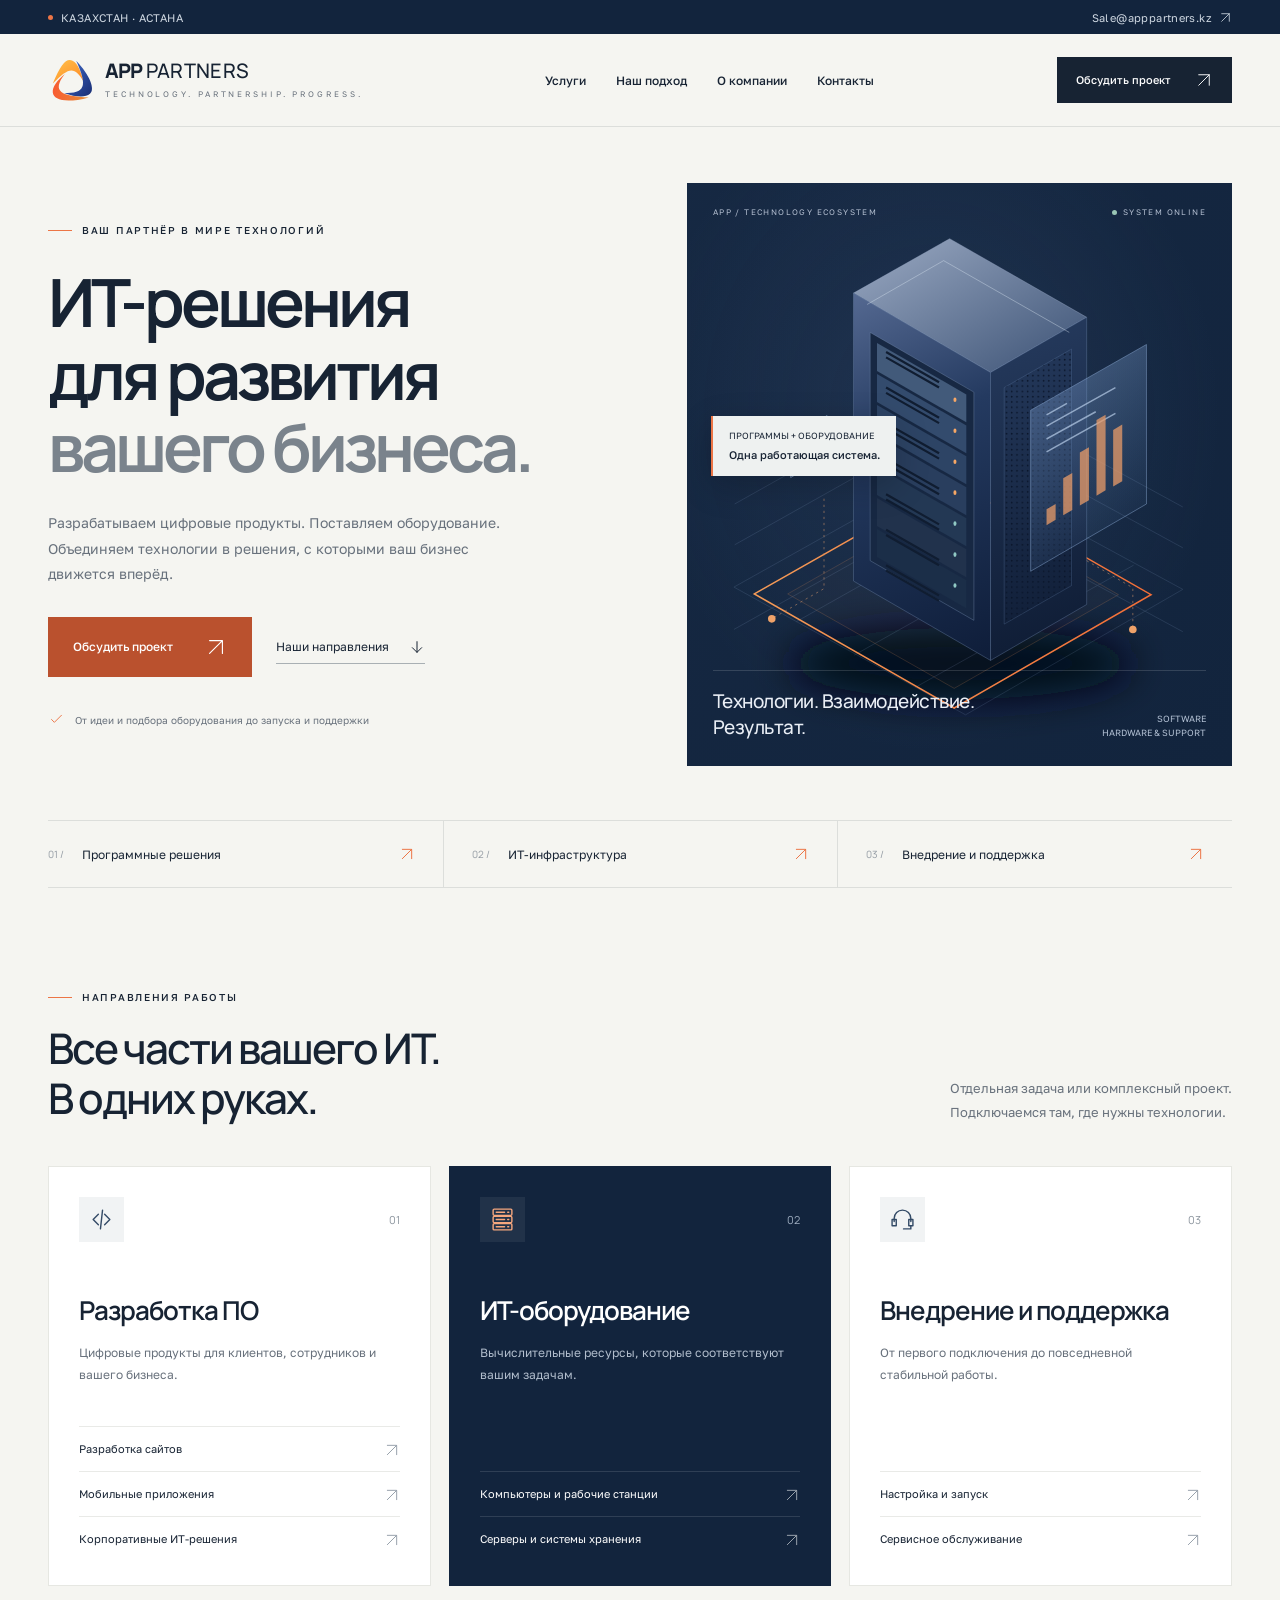
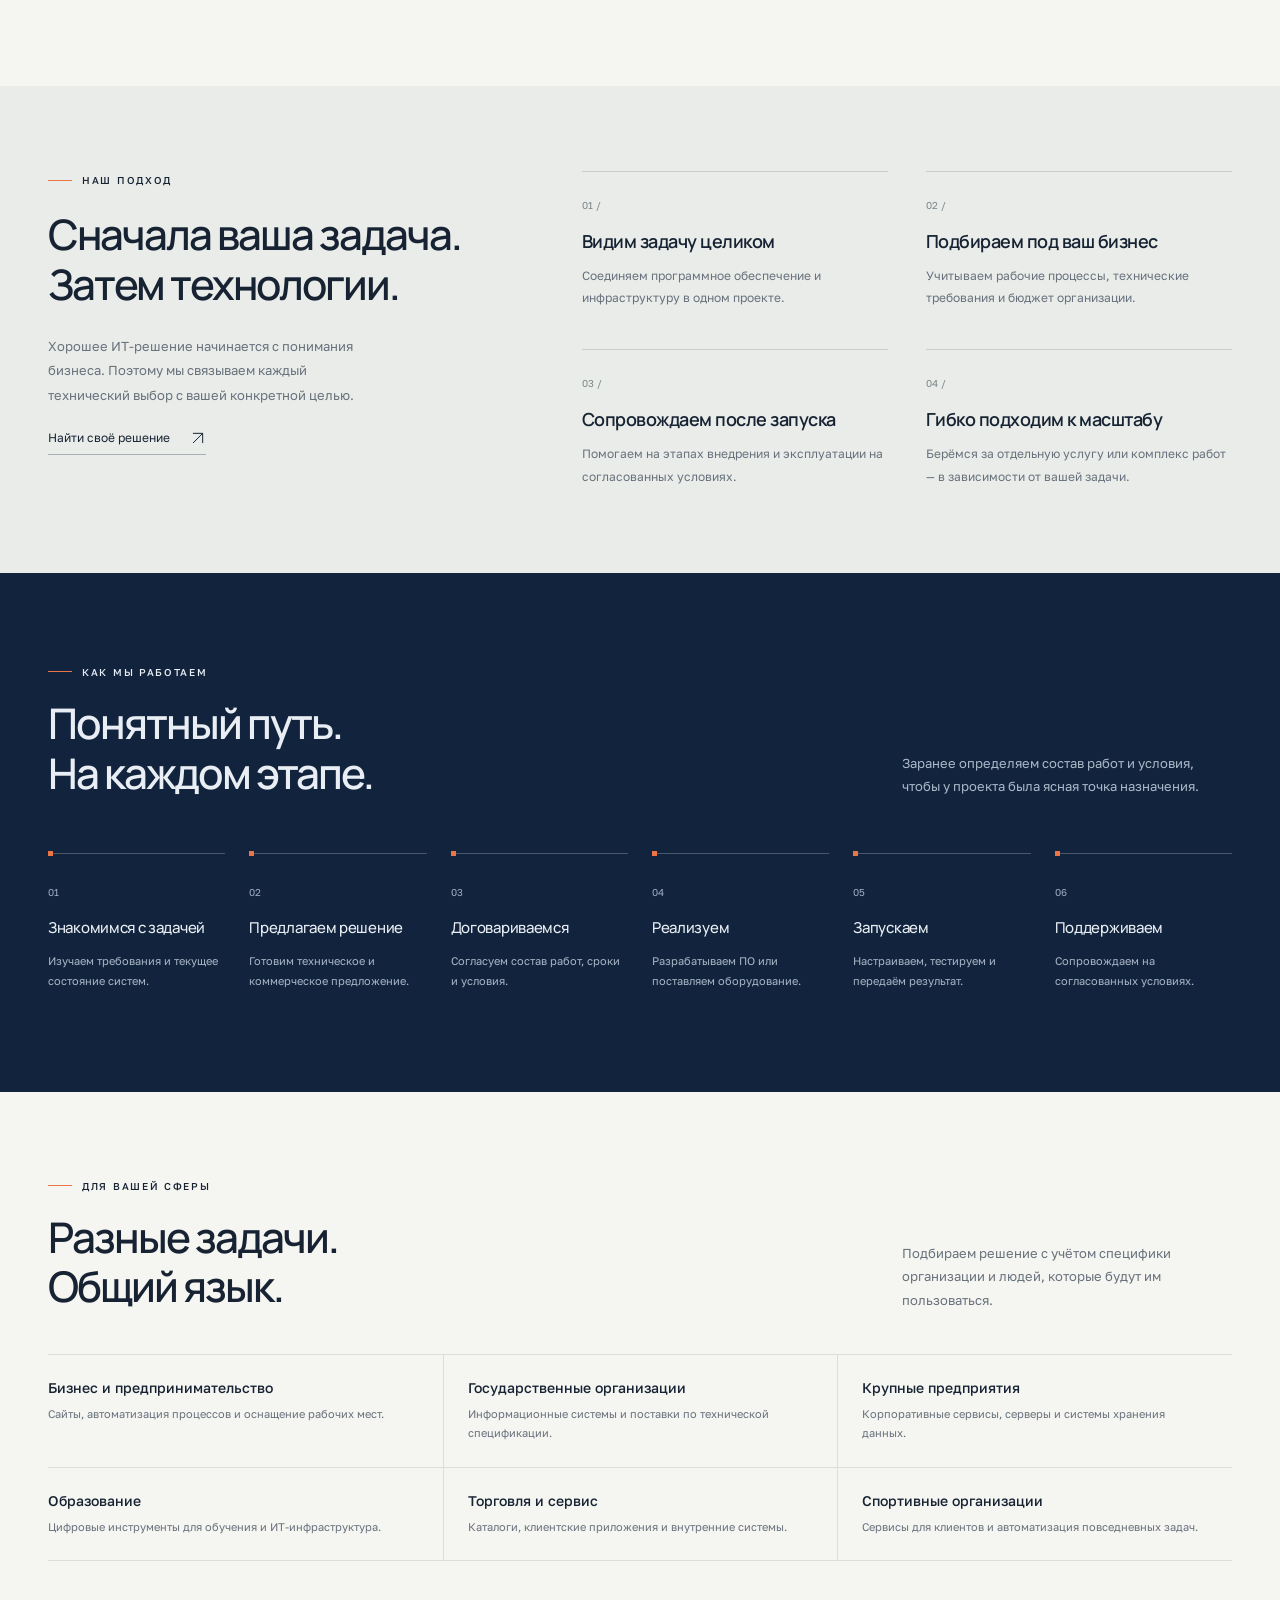
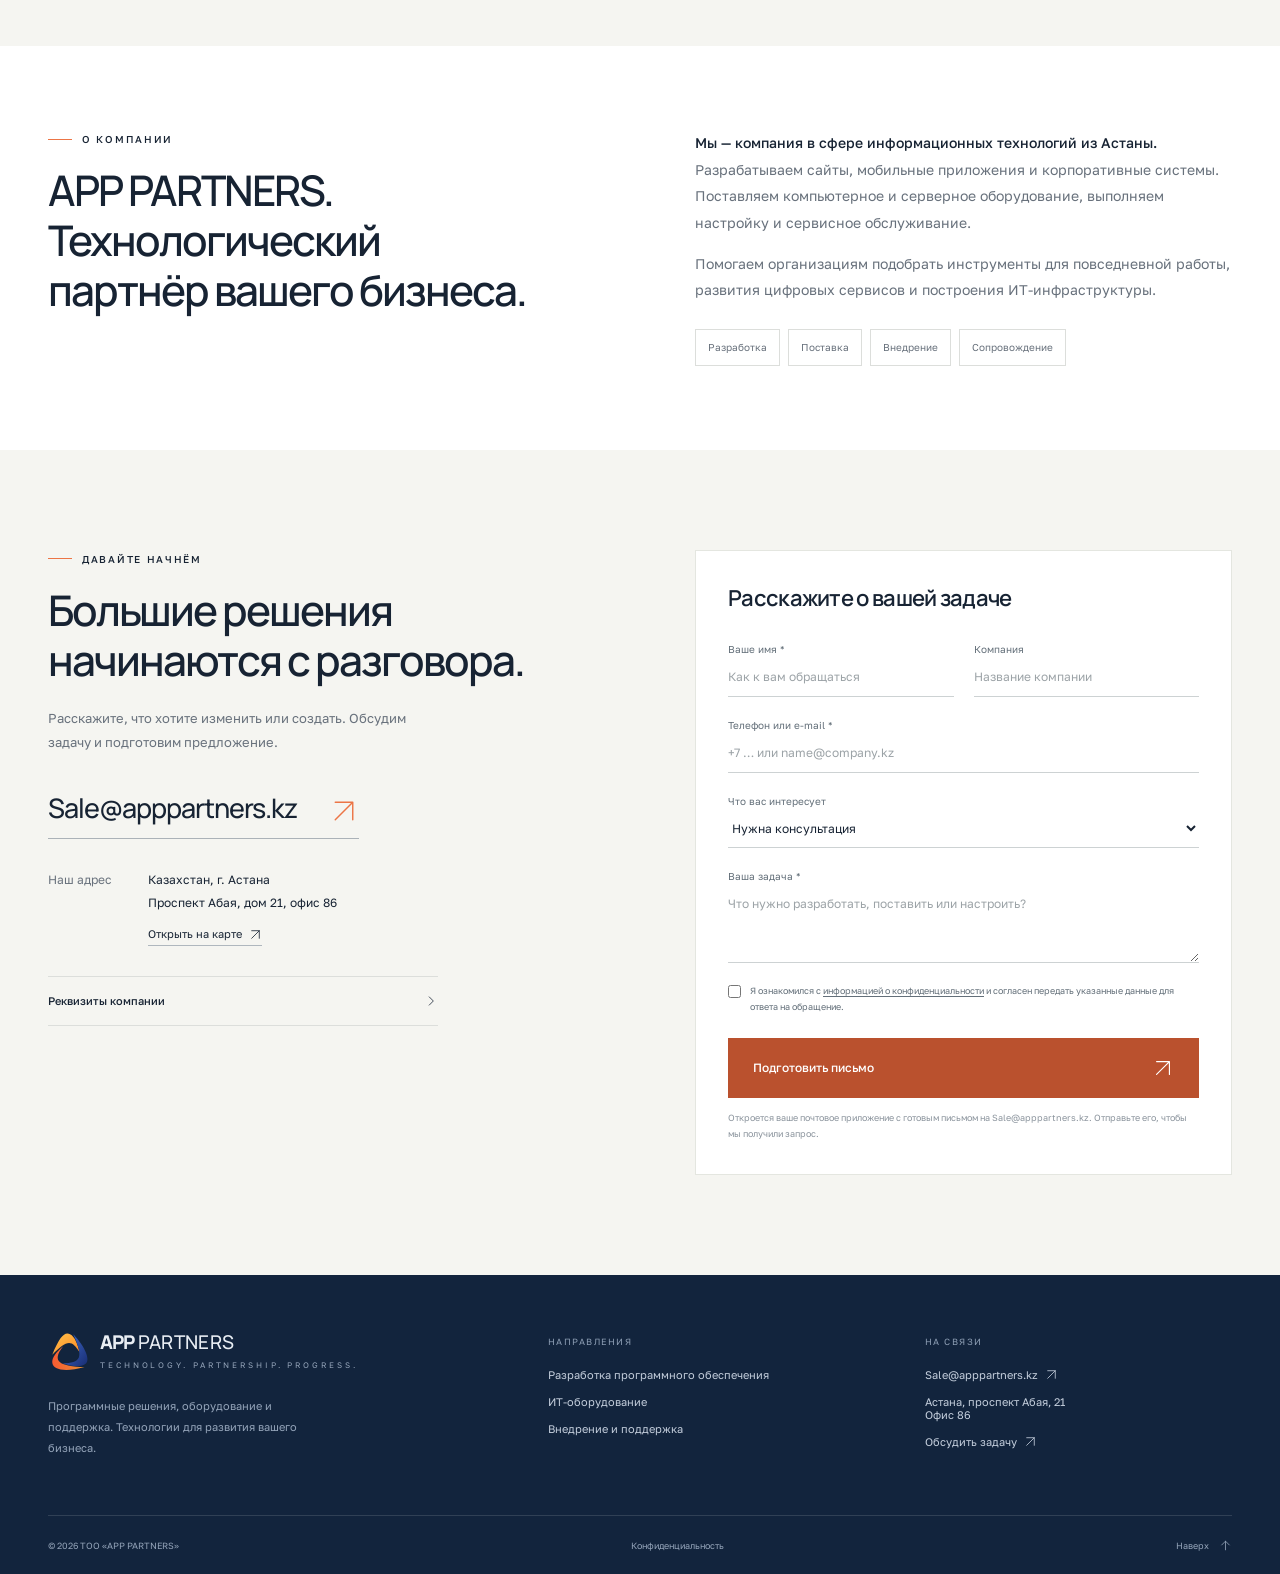
<file: index.html>
<!DOCTYPE html><html lang="ru"><head><meta charset="utf-8"><meta name="viewport" content="width=device-width,initial-scale=1"><meta name="theme-color" content="#12243d"><meta name="robots" content="noindex, nofollow"><title>ИТ-решения для развития вашего бизнеса | APP PARTNERS</title><meta name="description" content="APP PARTNERS — разработка сайтов, мобильных приложений и корпоративных систем. Поставка, настройка и поддержка ИТ-оборудования в Астане."><meta property="og:title" content="ИТ-решения для развития вашего бизнеса | APP PARTNERS"><meta property="og:description" content="APP PARTNERS — разработка сайтов, мобильных приложений и корпоративных систем. Поставка, настройка и поддержка ИТ-оборудования в Астане."><meta property="og:type" content="website"><meta property="og:locale" content="ru_KZ"><link rel="icon" type="image/svg+xml" href="assets/logo.svg"><link rel="stylesheet" href="assets/style.css?v=a231f602a7"><script src="assets/main.js" defer></script></head><body id="top"><a class="skip-link" href="#main">Перейти к содержимому</a><div class="topbar"><div class="container"><span><i class="dot"></i> КАЗАХСТАН · АСТАНА</span><a href="mailto:Sale@apppartners.kz">Sale@apppartners.kz <svg class="arrow-icon" viewBox="0 0 24 24" width="16" height="16" fill="none" stroke="currentColor" stroke-width="1.35" stroke-linecap="round" stroke-linejoin="round" aria-hidden="true"><path d="M5 19 19 5M5 5h14v14"/></svg></a></div></div>
<header class="header"><div class="container header-inner"><a class="brand" href="index.html" aria-label="APP PARTNERS — главная"><img src="assets/logo.svg" width="48" height="48" alt=""><div><div class="wordmark">APP <span>PARTNERS</span></div><small>Technology. Partnership. Progress.</small></div></a><nav class="nav" id="navigation" aria-label="Основная навигация"><a href="index.html#services">Услуги</a><a href="index.html#approach">Наш подход</a><a href="index.html#about">О компании</a><a href="index.html#contact">Контакты</a></nav><a class="btn small" href="index.html#contact">Обсудить проект <span class="arrow" aria-hidden="true"><svg class="arrow-icon" viewBox="0 0 24 24" width="16" height="16" fill="none" stroke="currentColor" stroke-width="1.35" stroke-linecap="round" stroke-linejoin="round" aria-hidden="true"><path d="M5 19 19 5M5 5h14v14"/></svg></span></a><button class="menu-toggle" aria-label="Открыть меню" aria-expanded="false" aria-controls="navigation"><span></span><span></span></button></div></header><main id="main">
<section class="hero"><div class="container"><div class="hero-grid"><div class="hero-copy reveal"><div class="eyebrow">Ваш партнёр в мире технологий</div><h1>ИТ-решения<br>для развития<br><em>вашего бизнеса.</em></h1><p>Разрабатываем цифровые продукты. Поставляем оборудование. Объединяем технологии в решения, с которыми ваш бизнес движется вперёд.</p><div class="hero-actions"><a class="btn orange" href="#contact">Обсудить проект <span class="arrow" aria-hidden="true"><svg class="arrow-icon" viewBox="0 0 24 24" width="16" height="16" fill="none" stroke="currentColor" stroke-width="1.35" stroke-linecap="round" stroke-linejoin="round" aria-hidden="true"><path d="M5 19 19 5M5 5h14v14"/></svg></span></a><a class="text-link" href="#services">Наши направления <span aria-hidden="true"><svg class="arrow-icon" viewBox="0 0 24 24" width="16" height="16" fill="none" stroke="currentColor" stroke-width="1.35" stroke-linecap="round" stroke-linejoin="round" aria-hidden="true"><path d="M12 4v16m-7-7 7 7 7-7"/></svg></span></a></div><div class="hero-note"><svg class="" viewBox="0 0 24 24" width="16" height="16" fill="none" stroke="currentColor" stroke-width="1.35" stroke-linecap="round" stroke-linejoin="round" aria-hidden="true"><path d="m5 12 4 4L19 6"/></svg>От идеи и подбора оборудования до запуска и поддержки</div></div><div class="hero-art reveal" role="img" aria-label="Объёмная иллюстрация серверной инфраструктуры"><div class="art-top"><span>APP / TECHNOLOGY ECOSYSTEM</span><span><i class="dot"></i> SYSTEM ONLINE</span></div><img src="assets/infrastructure.svg" width="720" height="770" alt="" fetchpriority="high"><div class="art-sticker">ПРОГРАММЫ + ОБОРУДОВАНИЕ<br><b>Одна работающая система.</b></div><div class="art-caption"><strong>Технологии. Взаимодействие.<br>Результат.</strong><span>SOFTWARE<br>HARDWARE & SUPPORT</span></div></div></div><div class="hero-strip"><a href="#software"><span class="num">01 /</span> Программные решения <span class="arrow"><svg class="arrow-icon" viewBox="0 0 24 24" width="16" height="16" fill="none" stroke="currentColor" stroke-width="1.35" stroke-linecap="round" stroke-linejoin="round" aria-hidden="true"><path d="M5 19 19 5M5 5h14v14"/></svg></span></a><a href="#hardware"><span class="num">02 /</span> ИТ-инфраструктура <span class="arrow"><svg class="arrow-icon" viewBox="0 0 24 24" width="16" height="16" fill="none" stroke="currentColor" stroke-width="1.35" stroke-linecap="round" stroke-linejoin="round" aria-hidden="true"><path d="M5 19 19 5M5 5h14v14"/></svg></span></a><a href="#support"><span class="num">03 /</span> Внедрение и поддержка <span class="arrow"><svg class="arrow-icon" viewBox="0 0 24 24" width="16" height="16" fill="none" stroke="currentColor" stroke-width="1.35" stroke-linecap="round" stroke-linejoin="round" aria-hidden="true"><path d="M5 19 19 5M5 5h14v14"/></svg></span></a></div></div></section>
<section class="section" id="services"><div class="container"><div class="section-head"><div><div class="eyebrow">Направления работы</div><h2>Все части вашего ИТ.<br>В одних руках.</h2></div><p>Отдельная задача или комплексный проект.<br>Подключаемся там, где нужны технологии.</p></div><div class="service-grid"><article class="service-card "><div class="card-top"><svg class="icon" viewBox="0 0 24 24" width="16" height="16" fill="none" stroke="currentColor" stroke-width="1.35" stroke-linecap="round" stroke-linejoin="round" aria-hidden="true"><path d="m9 7-5 5 5 5m6-10 5 5-5 5m-2-14-2 18"/></svg><span>01</span></div><h3 id="software">Разработка ПО</h3><p>Цифровые продукты для клиентов, сотрудников и вашего бизнеса.</p><div class="service-links"><a href="services/web-development.html">Разработка сайтов<span aria-hidden="true"><svg class="arrow-icon" viewBox="0 0 24 24" width="16" height="16" fill="none" stroke="currentColor" stroke-width="1.35" stroke-linecap="round" stroke-linejoin="round" aria-hidden="true"><path d="M5 19 19 5M5 5h14v14"/></svg></span></a><a href="services/mobile-apps.html">Мобильные приложения<span aria-hidden="true"><svg class="arrow-icon" viewBox="0 0 24 24" width="16" height="16" fill="none" stroke="currentColor" stroke-width="1.35" stroke-linecap="round" stroke-linejoin="round" aria-hidden="true"><path d="M5 19 19 5M5 5h14v14"/></svg></span></a><a href="services/enterprise-solutions.html">Корпоративные ИТ-решения<span aria-hidden="true"><svg class="arrow-icon" viewBox="0 0 24 24" width="16" height="16" fill="none" stroke="currentColor" stroke-width="1.35" stroke-linecap="round" stroke-linejoin="round" aria-hidden="true"><path d="M5 19 19 5M5 5h14v14"/></svg></span></a></div></article><article class="service-card dark"><div class="card-top"><svg class="icon" viewBox="0 0 24 24" width="16" height="16" fill="none" stroke="currentColor" stroke-width="1.35" stroke-linecap="round" stroke-linejoin="round" aria-hidden="true"><rect x="3" y="2" width="18" height="6" rx="1"/><rect x="3" y="9" width="18" height="6" rx="1"/><rect x="3" y="16" width="18" height="6" rx="1"/><path d="M6 5h8m-8 7h8m-8 7h8m3-14h1m-1 7h1m-1 7h1"/></svg><span>02</span></div><h3 id="hardware">ИТ-оборудование</h3><p>Вычислительные ресурсы, которые соответствуют вашим задачам.</p><div class="service-links"><a href="services/computers.html">Компьютеры и рабочие станции<span aria-hidden="true"><svg class="arrow-icon" viewBox="0 0 24 24" width="16" height="16" fill="none" stroke="currentColor" stroke-width="1.35" stroke-linecap="round" stroke-linejoin="round" aria-hidden="true"><path d="M5 19 19 5M5 5h14v14"/></svg></span></a><a href="services/servers-storage.html">Серверы и системы хранения<span aria-hidden="true"><svg class="arrow-icon" viewBox="0 0 24 24" width="16" height="16" fill="none" stroke="currentColor" stroke-width="1.35" stroke-linecap="round" stroke-linejoin="round" aria-hidden="true"><path d="M5 19 19 5M5 5h14v14"/></svg></span></a></div></article><article class="service-card "><div class="card-top"><svg class="icon" viewBox="0 0 24 24" width="16" height="16" fill="none" stroke="currentColor" stroke-width="1.35" stroke-linecap="round" stroke-linejoin="round" aria-hidden="true"><path d="M4 14v-3a8 8 0 0 1 16 0v3M4 12H2v6h4v-6Zm16 0h2v6h-4v-6Zm0 6v3h-7"/></svg><span>03</span></div><h3 id="support">Внедрение и поддержка</h3><p>От первого подключения до повседневной стабильной работы.</p><div class="service-links"><a href="services/implementation.html">Настройка и запуск<span aria-hidden="true"><svg class="arrow-icon" viewBox="0 0 24 24" width="16" height="16" fill="none" stroke="currentColor" stroke-width="1.35" stroke-linecap="round" stroke-linejoin="round" aria-hidden="true"><path d="M5 19 19 5M5 5h14v14"/></svg></span></a><a href="services/support.html">Сервисное обслуживание<span aria-hidden="true"><svg class="arrow-icon" viewBox="0 0 24 24" width="16" height="16" fill="none" stroke="currentColor" stroke-width="1.35" stroke-linecap="round" stroke-linejoin="round" aria-hidden="true"><path d="M5 19 19 5M5 5h14v14"/></svg></span></a></div></article></div></div></section>
<section class="approach" id="approach"><div class="container approach-layout"><div><div class="eyebrow">Наш подход</div><h2>Сначала ваша задача.<br>Затем технологии.</h2><p>Хорошее ИТ-решение начинается с понимания бизнеса. Поэтому мы связываем каждый технический выбор с вашей конкретной целью.</p><a class="text-link" href="#contact">Найти своё решение <span><svg class="arrow-icon" viewBox="0 0 24 24" width="16" height="16" fill="none" stroke="currentColor" stroke-width="1.35" stroke-linecap="round" stroke-linejoin="round" aria-hidden="true"><path d="M5 19 19 5M5 5h14v14"/></svg></span></a></div><div class="benefits"><div class="benefit"><span class="number">01 /</span><h3>Видим задачу целиком</h3><p>Соединяем программное обеспечение и инфраструктуру в одном проекте.</p></div><div class="benefit"><span class="number">02 /</span><h3>Подбираем под ваш бизнес</h3><p>Учитываем рабочие процессы, технические требования и бюджет организации.</p></div><div class="benefit"><span class="number">03 /</span><h3>Сопровождаем после запуска</h3><p>Помогаем на этапах внедрения и эксплуатации на согласованных условиях.</p></div><div class="benefit"><span class="number">04 /</span><h3>Гибко подходим к масштабу</h3><p>Берёмся за отдельную услугу или комплекс работ — в зависимости от вашей задачи.</p></div></div></div></section>
<section class="process"><div class="container"><div class="section-head"><div><div class="eyebrow">Как мы работаем</div><h2>Понятный путь.<br>На каждом этапе.</h2></div><p>Заранее определяем состав работ и условия, чтобы у проекта была ясная точка назначения.</p></div><div class="process-line"><article class="step"><span>01</span><h3>Знакомимся с задачей</h3><p>Изучаем требования и текущее состояние систем.</p></article><article class="step"><span>02</span><h3>Предлагаем решение</h3><p>Готовим техническое и коммерческое предложение.</p></article><article class="step"><span>03</span><h3>Договариваемся</h3><p>Согласуем состав работ, сроки и условия.</p></article><article class="step"><span>04</span><h3>Реализуем</h3><p>Разрабатываем ПО или поставляем оборудование.</p></article><article class="step"><span>05</span><h3>Запускаем</h3><p>Настраиваем, тестируем и передаём результат.</p></article><article class="step"><span>06</span><h3>Поддерживаем</h3><p>Сопровождаем на согласованных условиях.</p></article></div></div></section>
<section class="section industries"><div class="container"><div class="section-head"><div><div class="eyebrow">Для вашей сферы</div><h2>Разные задачи.<br>Общий язык.</h2></div><p>Подбираем решение с учётом специфики организации и людей, которые будут им пользоваться.</p></div><div class="industry-list"><article class="industry-item"><h3>Бизнес и предпринимательство</h3><p>Сайты, автоматизация процессов и оснащение рабочих мест.</p></article><article class="industry-item"><h3>Государственные организации</h3><p>Информационные системы и поставки по технической спецификации.</p></article><article class="industry-item"><h3>Крупные предприятия</h3><p>Корпоративные сервисы, серверы и системы хранения данных.</p></article><article class="industry-item"><h3>Образование</h3><p>Цифровые инструменты для обучения и ИТ-инфраструктура.</p></article><article class="industry-item"><h3>Торговля и сервис</h3><p>Каталоги, клиентские приложения и внутренние системы.</p></article><article class="industry-item"><h3>Спортивные организации</h3><p>Сервисы для клиентов и автоматизация повседневных задач.</p></article></div></div></section>
<section class="about" id="about"><div class="container about-grid"><div><div class="eyebrow">О компании</div><h2>APP PARTNERS.<br>Технологический<br>партнёр вашего бизнеса.</h2></div><div class="about-text"><p><strong>Мы — компания в сфере информационных технологий из Астаны.</strong> Разрабатываем сайты, мобильные приложения и корпоративные системы. Поставляем компьютерное и серверное оборудование, выполняем настройку и сервисное обслуживание.</p><p>Помогаем организациям подобрать инструменты для повседневной работы, развития цифровых сервисов и построения ИТ-инфраструктуры.</p><div class="about-tags"><span>Разработка</span><span>Поставка</span><span>Внедрение</span><span>Сопровождение</span></div></div></div></section>
<section class="contact" id="contact"><div class="container contact-grid"><div><div class="eyebrow">Давайте начнём</div><h2>Большие решения<br>начинаются с разговора.</h2><p class="contact-intro">Расскажите, что хотите изменить или создать. Обсудим задачу и подготовим предложение.</p><a class="contact-email" href="mailto:Sale@apppartners.kz">Sale@apppartners.kz <span><svg class="arrow-icon" viewBox="0 0 24 24" width="16" height="16" fill="none" stroke="currentColor" stroke-width="1.35" stroke-linecap="round" stroke-linejoin="round" aria-hidden="true"><path d="M5 19 19 5M5 5h14v14"/></svg></span></a><div class="contact-address"><span>Наш адрес</span><div>Казахстан, г. Астана<br>Проспект Абая, дом 21, офис 86<br><a class="map-link" href="https://www.google.com/maps/search/?api=1&amp;query=Астана+проспект+Абая+21" target="_blank" rel="noopener noreferrer">Открыть на карте <svg class="arrow-icon" viewBox="0 0 24 24" width="16" height="16" fill="none" stroke="currentColor" stroke-width="1.35" stroke-linecap="round" stroke-linejoin="round" aria-hidden="true"><path d="M5 19 19 5M5 5h14v14"/></svg></a></div></div><details class="requisites"><summary>Реквизиты компании<svg class="disclosure-icon" viewBox="0 0 24 24" width="16" height="16" fill="none" stroke="currentColor" stroke-width="1.35" stroke-linecap="round" stroke-linejoin="round" aria-hidden="true"><path d="m9 5 7 7-7 7"/></svg></summary><p>ТОО «APP PARTNERS»<br>БИН: 240140023358<br>Юридический адрес: г. Астана, проспект Абая, дом 21, кв./офис 86<br>Банковские реквизиты предоставим по запросу.</p></details></div><form class="contact-form" id="request-form"><h3 class="form-title">Расскажите о вашей задаче</h3><div class="form-row"><label>Ваше имя *<input name="name" placeholder="Как к вам обращаться" required maxlength="100" autocomplete="name"></label><label>Компания<input name="company" placeholder="Название компании" maxlength="150" autocomplete="organization"></label></div><label>Телефон или e-mail *<input name="contact" placeholder="+7 … или name@company.kz" required maxlength="150" autocomplete="email"></label><label>Что вас интересует<select name="direction"><option>Нужна консультация</option><option>Разработка сайтов</option><option>Мобильные приложения</option><option>Корпоративные ИТ-решения</option><option>Компьютеры и рабочие станции</option><option>Серверы и системы хранения</option><option>Настройка и запуск</option><option>Сервисное обслуживание</option></select></label><label>Ваша задача *<textarea name="message" placeholder="Что нужно разработать, поставить или настроить?" required maxlength="4000" rows="3"></textarea></label><label class="consent"><input type="checkbox" required><span>Я ознакомился с <a href="privacy.html">информацией о конфиденциальности</a> и согласен передать указанные данные для ответа на обращение.</span></label><button class="btn orange" type="submit">Подготовить письмо <span class="arrow" aria-hidden="true"><svg class="arrow-icon" viewBox="0 0 24 24" width="16" height="16" fill="none" stroke="currentColor" stroke-width="1.35" stroke-linecap="round" stroke-linejoin="round" aria-hidden="true"><path d="M5 19 19 5M5 5h14v14"/></svg></span></button><p class="form-note">Откроется ваше почтовое приложение с готовым письмом на Sale@apppartners.kz. Отправьте его, чтобы мы получили запрос.</p><div class="form-result" id="form-result" role="status" hidden><p>Письмо подготовлено. Отправьте его в почтовом приложении. Если приложение не открылось, скопируйте текст и отправьте на <a href="mailto:Sale@apppartners.kz">Sale@apppartners.kz</a>.</p><button class="copy-button" type="button" id="copy-request">Скопировать текст обращения</button></div><noscript><p class="form-note">Для подготовки письма включите JavaScript или напишите нам напрямую: <a href="mailto:Sale@apppartners.kz">Sale@apppartners.kz</a>.</p></noscript></form></div></section>
</main><footer class="footer"><div class="container"><div class="footer-grid"><div class="footer-about"><a class="brand" href="index.html" aria-label="APP PARTNERS — главная"><img src="assets/logo.svg" width="48" height="48" alt=""><div><div class="wordmark">APP <span>PARTNERS</span></div><small>Technology. Partnership. Progress.</small></div></a><p>Программные решения, оборудование и поддержка. Технологии для развития вашего бизнеса.</p></div><div><div class="footer-label">Направления</div><div class="footer-links"><a href="services/web-development.html">Разработка программного обеспечения</a><a href="services/servers-storage.html">ИТ-оборудование</a><a href="services/support.html">Внедрение и поддержка</a></div></div><div><div class="footer-label">На связи</div><div class="footer-links"><a href="mailto:Sale@apppartners.kz">Sale@apppartners.kz <svg class="arrow-icon" viewBox="0 0 24 24" width="16" height="16" fill="none" stroke="currentColor" stroke-width="1.35" stroke-linecap="round" stroke-linejoin="round" aria-hidden="true"><path d="M5 19 19 5M5 5h14v14"/></svg></a><span>Астана, проспект Абая, 21<br>Офис 86</span><a href="index.html#contact">Обсудить задачу <svg class="arrow-icon" viewBox="0 0 24 24" width="16" height="16" fill="none" stroke="currentColor" stroke-width="1.35" stroke-linecap="round" stroke-linejoin="round" aria-hidden="true"><path d="M5 19 19 5M5 5h14v14"/></svg></a></div></div></div><div class="footer-bottom"><span>&copy; 2026 ТОО «APP PARTNERS»</span><a href="privacy.html">Конфиденциальность</a><a class="back-to-top" href="#top">Наверх <span><svg class="arrow-icon" viewBox="0 0 24 24" width="16" height="16" fill="none" stroke="currentColor" stroke-width="1.35" stroke-linecap="round" stroke-linejoin="round" aria-hidden="true"><path d="M12 20V4m-7 7 7-7 7 7"/></svg></span></a></div></div></footer></body></html>
</file>
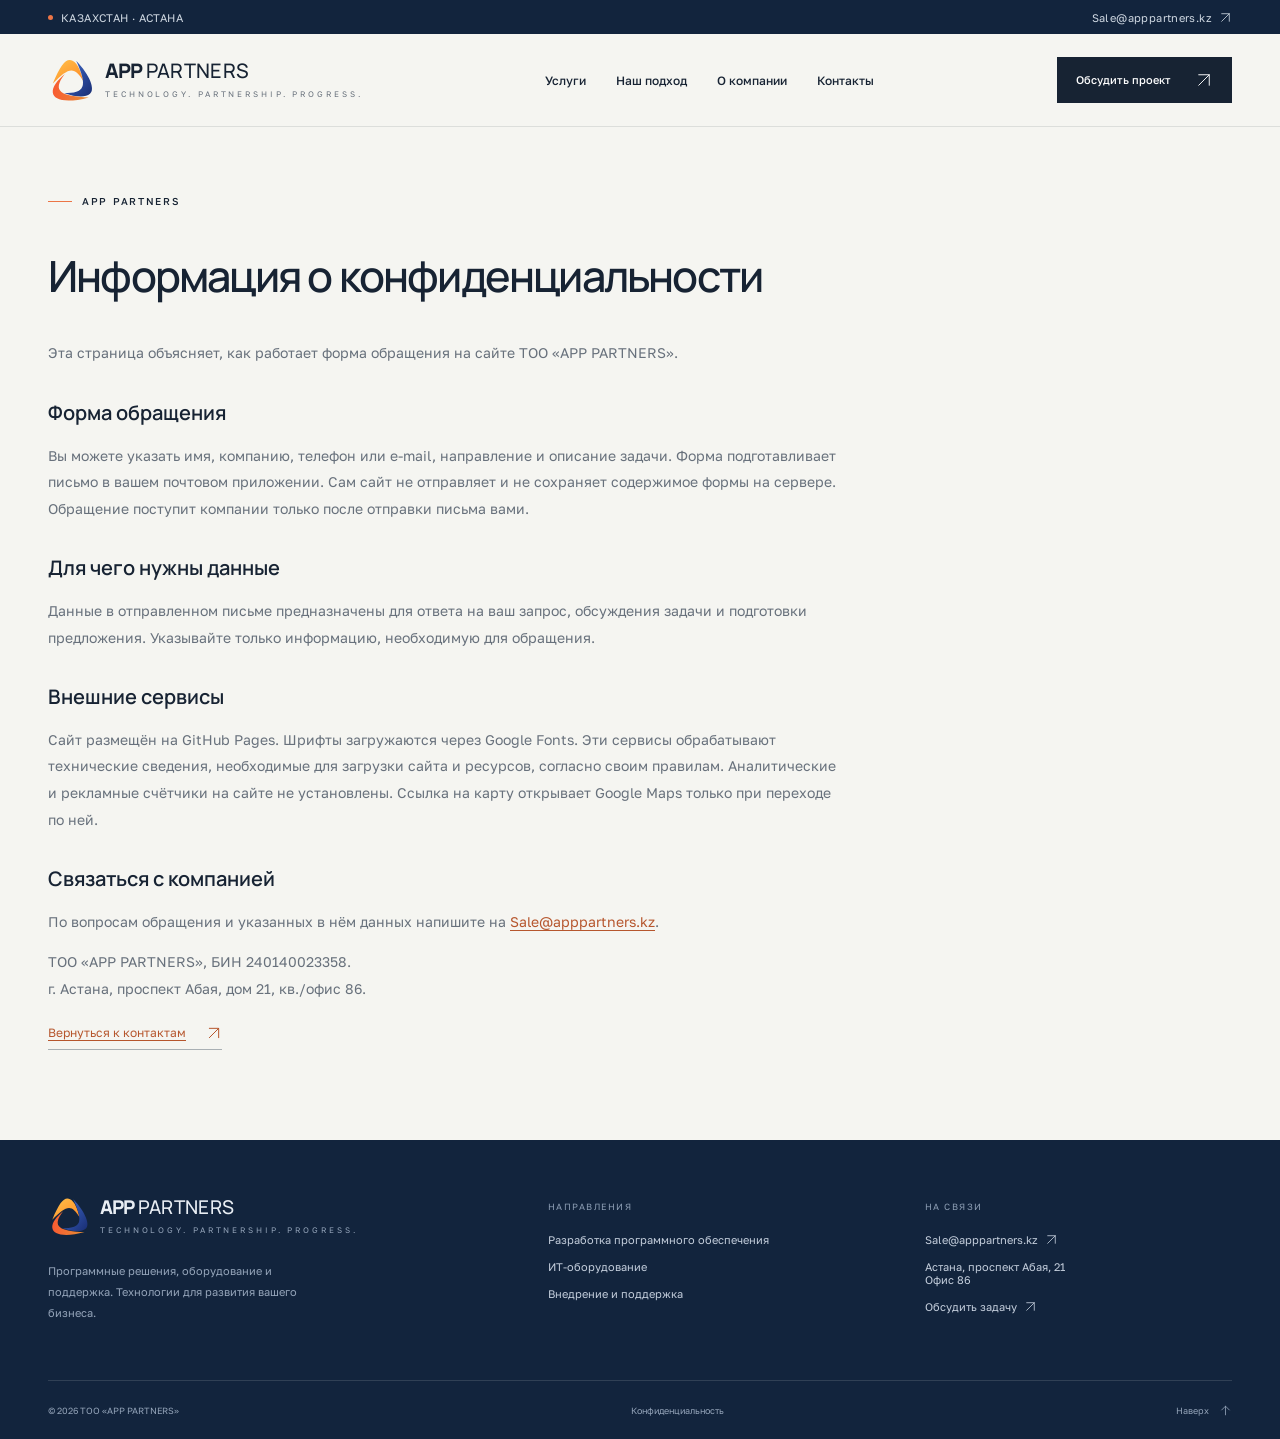
<file: privacy.html>
<!DOCTYPE html><html lang="ru"><head><meta charset="utf-8"><meta name="viewport" content="width=device-width,initial-scale=1"><meta name="theme-color" content="#12243d"><meta name="robots" content="noindex, nofollow"><title>Конфиденциальность | APP PARTNERS</title><meta name="description" content="Информация о форме обращения на сайте APP PARTNERS."><meta property="og:title" content="Конфиденциальность | APP PARTNERS"><meta property="og:description" content="Информация о форме обращения на сайте APP PARTNERS."><meta property="og:type" content="website"><meta property="og:locale" content="ru_KZ"><link rel="icon" type="image/svg+xml" href="assets/logo.svg"><link rel="stylesheet" href="assets/style.css?v=a231f602a7"><script src="assets/main.js" defer></script></head><body id="top"><a class="skip-link" href="#main">Перейти к содержимому</a><div class="topbar"><div class="container"><span><i class="dot"></i> КАЗАХСТАН · АСТАНА</span><a href="mailto:Sale@apppartners.kz">Sale@apppartners.kz <svg class="arrow-icon" viewBox="0 0 24 24" width="16" height="16" fill="none" stroke="currentColor" stroke-width="1.35" stroke-linecap="round" stroke-linejoin="round" aria-hidden="true"><path d="M5 19 19 5M5 5h14v14"/></svg></a></div></div>
<header class="header"><div class="container header-inner"><a class="brand" href="index.html" aria-label="APP PARTNERS — главная"><img src="assets/logo.svg" width="48" height="48" alt=""><div><div class="wordmark">APP <span>PARTNERS</span></div><small>Technology. Partnership. Progress.</small></div></a><nav class="nav" id="navigation" aria-label="Основная навигация"><a href="index.html#services">Услуги</a><a href="index.html#approach">Наш подход</a><a href="index.html#about">О компании</a><a href="index.html#contact">Контакты</a></nav><a class="btn small" href="index.html#contact">Обсудить проект <span class="arrow" aria-hidden="true"><svg class="arrow-icon" viewBox="0 0 24 24" width="16" height="16" fill="none" stroke="currentColor" stroke-width="1.35" stroke-linecap="round" stroke-linejoin="round" aria-hidden="true"><path d="M5 19 19 5M5 5h14v14"/></svg></span></a><button class="menu-toggle" aria-label="Открыть меню" aria-expanded="false" aria-controls="navigation"><span></span><span></span></button></div></header><main id="main"><div class="container"><article class="legal"><div class="eyebrow">APP PARTNERS</div><h1>Информация о конфиденциальности</h1><p>Эта страница объясняет, как работает форма обращения на сайте ТОО «APP PARTNERS».</p><h2>Форма обращения</h2><p>Вы можете указать имя, компанию, телефон или e-mail, направление и описание задачи. Форма подготавливает письмо в вашем почтовом приложении. Сам сайт не отправляет и не сохраняет содержимое формы на сервере. Обращение поступит компании только после отправки письма вами.</p><h2>Для чего нужны данные</h2><p>Данные в отправленном письме предназначены для ответа на ваш запрос, обсуждения задачи и подготовки предложения. Указывайте только информацию, необходимую для обращения.</p><h2>Внешние сервисы</h2><p>Сайт размещён на GitHub Pages. Шрифты загружаются через Google Fonts. Эти сервисы обрабатывают технические сведения, необходимые для загрузки сайта и ресурсов, согласно своим правилам. Аналитические и рекламные счётчики на сайте не установлены. Ссылка на карту открывает Google Maps только при переходе по ней.</p><h2>Связаться с компанией</h2><p>По вопросам обращения и указанных в нём данных напишите на <a href="mailto:Sale@apppartners.kz">Sale@apppartners.kz</a>.</p><p>ТОО «APP PARTNERS», БИН 240140023358.<br>г. Астана, проспект Абая, дом 21, кв./офис 86.</p><a class="text-link" href="index.html#contact">Вернуться к контактам <span><svg class="arrow-icon" viewBox="0 0 24 24" width="16" height="16" fill="none" stroke="currentColor" stroke-width="1.35" stroke-linecap="round" stroke-linejoin="round" aria-hidden="true"><path d="M5 19 19 5M5 5h14v14"/></svg></span></a></article></div></main><footer class="footer"><div class="container"><div class="footer-grid"><div class="footer-about"><a class="brand" href="index.html" aria-label="APP PARTNERS — главная"><img src="assets/logo.svg" width="48" height="48" alt=""><div><div class="wordmark">APP <span>PARTNERS</span></div><small>Technology. Partnership. Progress.</small></div></a><p>Программные решения, оборудование и поддержка. Технологии для развития вашего бизнеса.</p></div><div><div class="footer-label">Направления</div><div class="footer-links"><a href="services/web-development.html">Разработка программного обеспечения</a><a href="services/servers-storage.html">ИТ-оборудование</a><a href="services/support.html">Внедрение и поддержка</a></div></div><div><div class="footer-label">На связи</div><div class="footer-links"><a href="mailto:Sale@apppartners.kz">Sale@apppartners.kz <svg class="arrow-icon" viewBox="0 0 24 24" width="16" height="16" fill="none" stroke="currentColor" stroke-width="1.35" stroke-linecap="round" stroke-linejoin="round" aria-hidden="true"><path d="M5 19 19 5M5 5h14v14"/></svg></a><span>Астана, проспект Абая, 21<br>Офис 86</span><a href="index.html#contact">Обсудить задачу <svg class="arrow-icon" viewBox="0 0 24 24" width="16" height="16" fill="none" stroke="currentColor" stroke-width="1.35" stroke-linecap="round" stroke-linejoin="round" aria-hidden="true"><path d="M5 19 19 5M5 5h14v14"/></svg></a></div></div></div><div class="footer-bottom"><span>&copy; 2026 ТОО «APP PARTNERS»</span><a href="privacy.html">Конфиденциальность</a><a class="back-to-top" href="#top">Наверх <span><svg class="arrow-icon" viewBox="0 0 24 24" width="16" height="16" fill="none" stroke="currentColor" stroke-width="1.35" stroke-linecap="round" stroke-linejoin="round" aria-hidden="true"><path d="M12 20V4m-7 7 7-7 7 7"/></svg></span></a></div></div></footer></body></html>
</file>
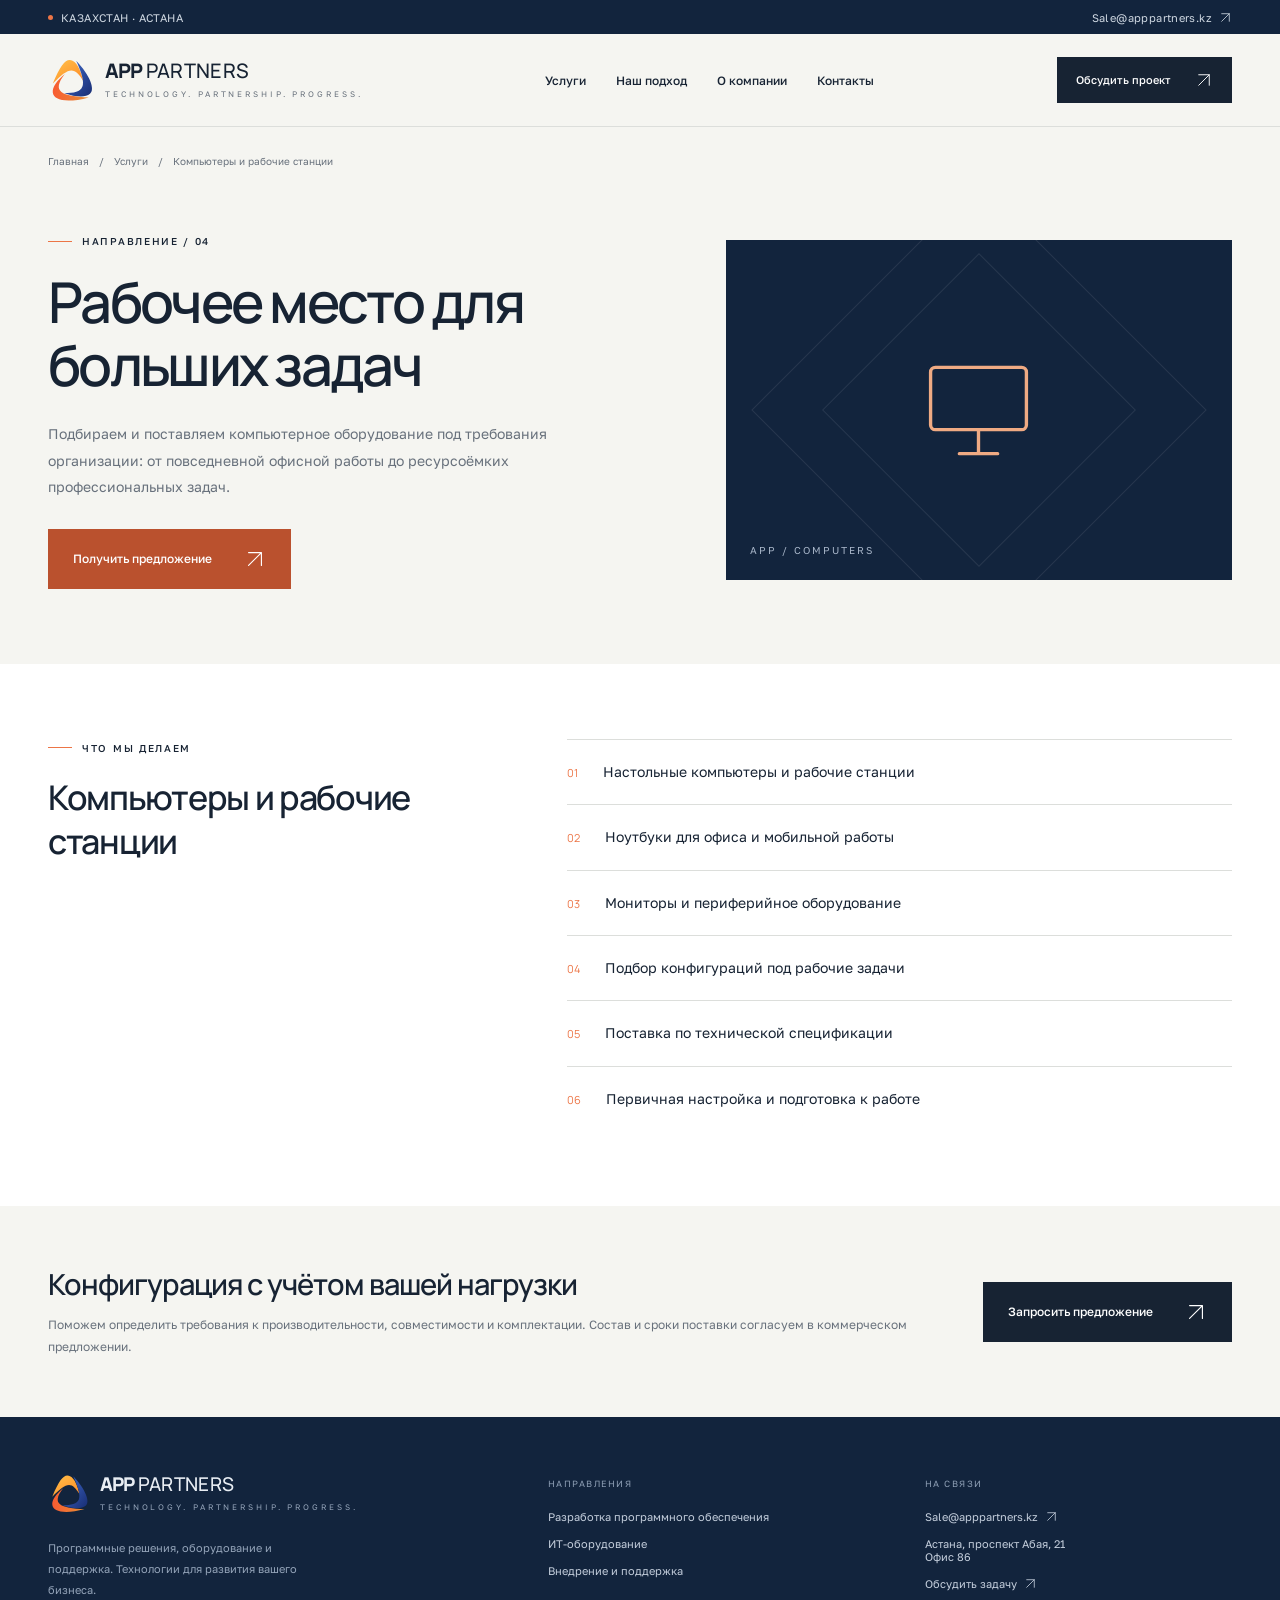
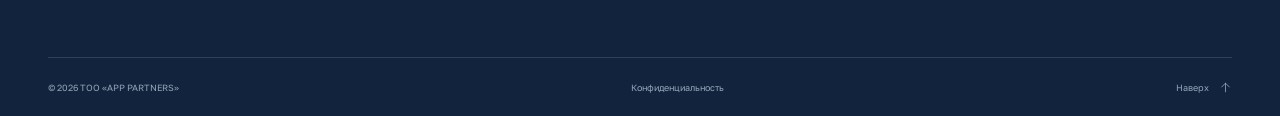
<file: services/computers.html>
<!DOCTYPE html><html lang="ru"><head><meta charset="utf-8"><meta name="viewport" content="width=device-width,initial-scale=1"><meta name="theme-color" content="#12243d"><meta name="robots" content="noindex, nofollow"><title>Компьютеры и рабочие станции | APP PARTNERS</title><meta name="description" content="Подбираем и поставляем компьютерное оборудование под требования организации: от повседневной офисной работы до ресурсоёмких профессиональных задач."><meta property="og:title" content="Компьютеры и рабочие станции | APP PARTNERS"><meta property="og:description" content="Подбираем и поставляем компьютерное оборудование под требования организации: от повседневной офисной работы до ресурсоёмких профессиональных задач."><meta property="og:type" content="website"><meta property="og:locale" content="ru_KZ"><link rel="icon" type="image/svg+xml" href="../assets/logo.svg"><link rel="stylesheet" href="../assets/style.css?v=a231f602a7"><script src="../assets/main.js" defer></script></head><body id="top"><a class="skip-link" href="#main">Перейти к содержимому</a><div class="topbar"><div class="container"><span><i class="dot"></i> КАЗАХСТАН · АСТАНА</span><a href="mailto:Sale@apppartners.kz">Sale@apppartners.kz <svg class="arrow-icon" viewBox="0 0 24 24" width="16" height="16" fill="none" stroke="currentColor" stroke-width="1.35" stroke-linecap="round" stroke-linejoin="round" aria-hidden="true"><path d="M5 19 19 5M5 5h14v14"/></svg></a></div></div>
<header class="header"><div class="container header-inner"><a class="brand" href="../index.html" aria-label="APP PARTNERS — главная"><img src="../assets/logo.svg" width="48" height="48" alt=""><div><div class="wordmark">APP <span>PARTNERS</span></div><small>Technology. Partnership. Progress.</small></div></a><nav class="nav" id="navigation" aria-label="Основная навигация"><a href="../index.html#services">Услуги</a><a href="../index.html#approach">Наш подход</a><a href="../index.html#about">О компании</a><a href="../index.html#contact">Контакты</a></nav><a class="btn small" href="../index.html#contact">Обсудить проект <span class="arrow" aria-hidden="true"><svg class="arrow-icon" viewBox="0 0 24 24" width="16" height="16" fill="none" stroke="currentColor" stroke-width="1.35" stroke-linecap="round" stroke-linejoin="round" aria-hidden="true"><path d="M5 19 19 5M5 5h14v14"/></svg></span></a><button class="menu-toggle" aria-label="Открыть меню" aria-expanded="false" aria-controls="navigation"><span></span><span></span></button></div></header><main id="main"><div class="container"><nav class="breadcrumbs" aria-label="Навигационная цепочка"><a href="../index.html">Главная</a><span>/</span><a href="../index.html#services">Услуги</a><span>/</span><span>Компьютеры и рабочие станции</span></nav><section class="service-hero"><div class="service-hero-grid"><div><div class="eyebrow">Направление / 04</div><h1>Рабочее место для больших задач</h1><p>Подбираем и поставляем компьютерное оборудование под требования организации: от повседневной офисной работы до ресурсоёмких профессиональных задач.</p><a class="btn orange" href="../index.html?service=computers#contact">Получить предложение <span class="arrow"><svg class="arrow-icon" viewBox="0 0 24 24" width="16" height="16" fill="none" stroke="currentColor" stroke-width="1.35" stroke-linecap="round" stroke-linejoin="round" aria-hidden="true"><path d="M5 19 19 5M5 5h14v14"/></svg></span></a></div><div class="service-visual"><svg class="" viewBox="0 0 24 24" width="16" height="16" fill="none" stroke="currentColor" stroke-width="1.35" stroke-linecap="round" stroke-linejoin="round" aria-hidden="true"><rect x="2" y="3" width="20" height="13" rx="1"/><path d="M8 21h8m-4-5v5"/></svg><span>APP / COMPUTERS</span></div></div></section></div><section class="service-body"><div class="container service-body-grid"><div><div class="eyebrow">Что мы делаем</div><h2 style="margin-top:18px">Компьютеры и рабочие станции</h2></div><ol class="deliverables"><li><span>01</span>Настольные компьютеры и рабочие станции</li><li><span>02</span>Ноутбуки для офиса и мобильной работы</li><li><span>03</span>Мониторы и периферийное оборудование</li><li><span>04</span>Подбор конфигураций под рабочие задачи</li><li><span>05</span>Поставка по технической спецификации</li><li><span>06</span>Первичная настройка и подготовка к работе</li></ol></div></section><div class="container service-bottom"><div><h2>Конфигурация с учётом вашей нагрузки</h2><p>Поможем определить требования к производительности, совместимости и комплектации. Состав и сроки поставки согласуем в коммерческом предложении.</p></div><a class="btn" href="../index.html?service=computers#contact">Запросить предложение <span class="arrow"><svg class="arrow-icon" viewBox="0 0 24 24" width="16" height="16" fill="none" stroke="currentColor" stroke-width="1.35" stroke-linecap="round" stroke-linejoin="round" aria-hidden="true"><path d="M5 19 19 5M5 5h14v14"/></svg></span></a></div></main><footer class="footer"><div class="container"><div class="footer-grid"><div class="footer-about"><a class="brand" href="../index.html" aria-label="APP PARTNERS — главная"><img src="../assets/logo.svg" width="48" height="48" alt=""><div><div class="wordmark">APP <span>PARTNERS</span></div><small>Technology. Partnership. Progress.</small></div></a><p>Программные решения, оборудование и поддержка. Технологии для развития вашего бизнеса.</p></div><div><div class="footer-label">Направления</div><div class="footer-links"><a href="../services/web-development.html">Разработка программного обеспечения</a><a href="../services/servers-storage.html">ИТ-оборудование</a><a href="../services/support.html">Внедрение и поддержка</a></div></div><div><div class="footer-label">На связи</div><div class="footer-links"><a href="mailto:Sale@apppartners.kz">Sale@apppartners.kz <svg class="arrow-icon" viewBox="0 0 24 24" width="16" height="16" fill="none" stroke="currentColor" stroke-width="1.35" stroke-linecap="round" stroke-linejoin="round" aria-hidden="true"><path d="M5 19 19 5M5 5h14v14"/></svg></a><span>Астана, проспект Абая, 21<br>Офис 86</span><a href="../index.html#contact">Обсудить задачу <svg class="arrow-icon" viewBox="0 0 24 24" width="16" height="16" fill="none" stroke="currentColor" stroke-width="1.35" stroke-linecap="round" stroke-linejoin="round" aria-hidden="true"><path d="M5 19 19 5M5 5h14v14"/></svg></a></div></div></div><div class="footer-bottom"><span>&copy; 2026 ТОО «APP PARTNERS»</span><a href="../privacy.html">Конфиденциальность</a><a class="back-to-top" href="#top">Наверх <span><svg class="arrow-icon" viewBox="0 0 24 24" width="16" height="16" fill="none" stroke="currentColor" stroke-width="1.35" stroke-linecap="round" stroke-linejoin="round" aria-hidden="true"><path d="M12 20V4m-7 7 7-7 7 7"/></svg></span></a></div></div></footer></body></html>
</file>
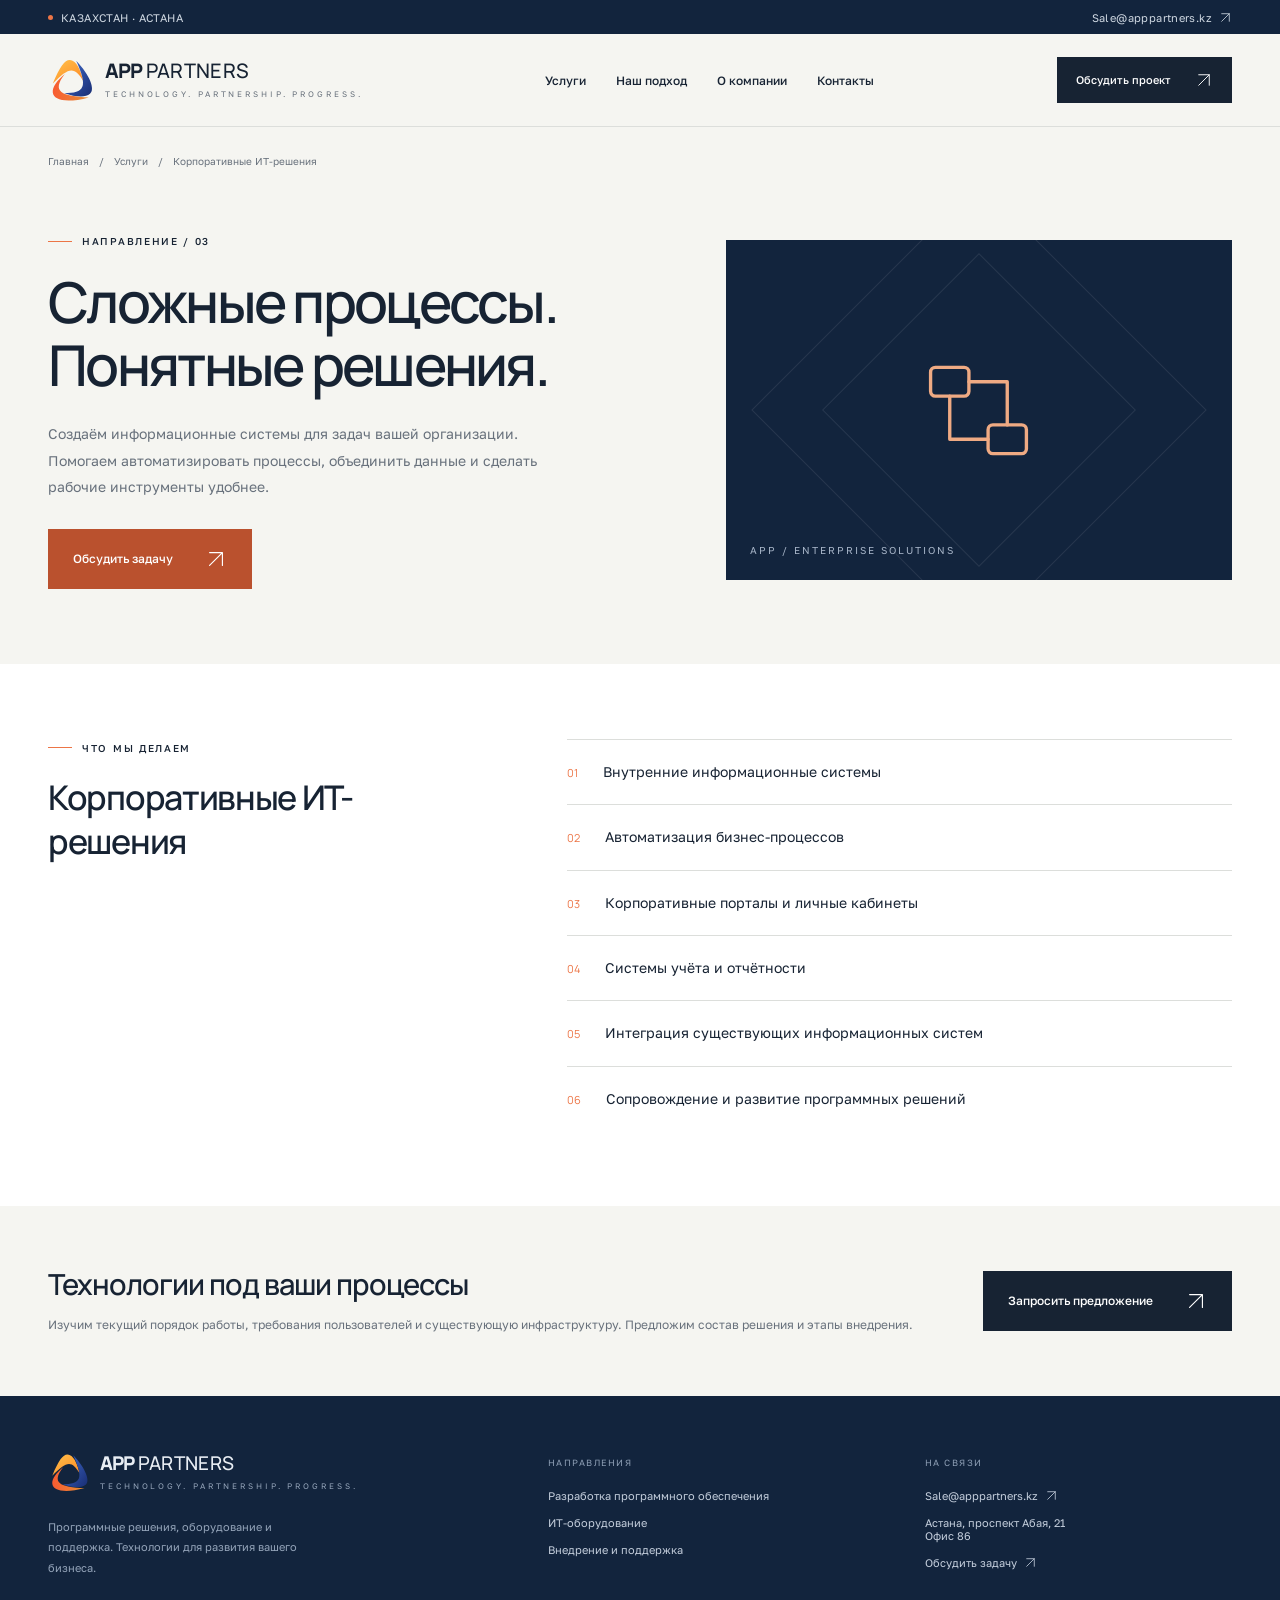
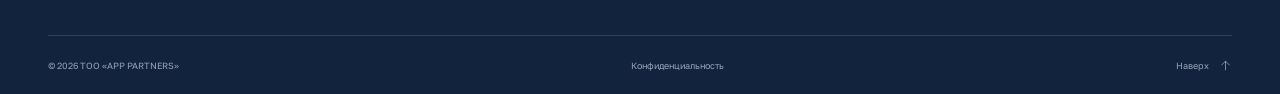
<file: services/enterprise-solutions.html>
<!DOCTYPE html><html lang="ru"><head><meta charset="utf-8"><meta name="viewport" content="width=device-width,initial-scale=1"><meta name="theme-color" content="#12243d"><meta name="robots" content="noindex, nofollow"><title>Корпоративные ИТ-решения | APP PARTNERS</title><meta name="description" content="Создаём информационные системы для задач вашей организации. Помогаем автоматизировать процессы, объединить данные и сделать рабочие инструменты удобнее."><meta property="og:title" content="Корпоративные ИТ-решения | APP PARTNERS"><meta property="og:description" content="Создаём информационные системы для задач вашей организации. Помогаем автоматизировать процессы, объединить данные и сделать рабочие инструменты удобнее."><meta property="og:type" content="website"><meta property="og:locale" content="ru_KZ"><link rel="icon" type="image/svg+xml" href="../assets/logo.svg"><link rel="stylesheet" href="../assets/style.css?v=a231f602a7"><script src="../assets/main.js" defer></script></head><body id="top"><a class="skip-link" href="#main">Перейти к содержимому</a><div class="topbar"><div class="container"><span><i class="dot"></i> КАЗАХСТАН · АСТАНА</span><a href="mailto:Sale@apppartners.kz">Sale@apppartners.kz <svg class="arrow-icon" viewBox="0 0 24 24" width="16" height="16" fill="none" stroke="currentColor" stroke-width="1.35" stroke-linecap="round" stroke-linejoin="round" aria-hidden="true"><path d="M5 19 19 5M5 5h14v14"/></svg></a></div></div>
<header class="header"><div class="container header-inner"><a class="brand" href="../index.html" aria-label="APP PARTNERS — главная"><img src="../assets/logo.svg" width="48" height="48" alt=""><div><div class="wordmark">APP <span>PARTNERS</span></div><small>Technology. Partnership. Progress.</small></div></a><nav class="nav" id="navigation" aria-label="Основная навигация"><a href="../index.html#services">Услуги</a><a href="../index.html#approach">Наш подход</a><a href="../index.html#about">О компании</a><a href="../index.html#contact">Контакты</a></nav><a class="btn small" href="../index.html#contact">Обсудить проект <span class="arrow" aria-hidden="true"><svg class="arrow-icon" viewBox="0 0 24 24" width="16" height="16" fill="none" stroke="currentColor" stroke-width="1.35" stroke-linecap="round" stroke-linejoin="round" aria-hidden="true"><path d="M5 19 19 5M5 5h14v14"/></svg></span></a><button class="menu-toggle" aria-label="Открыть меню" aria-expanded="false" aria-controls="navigation"><span></span><span></span></button></div></header><main id="main"><div class="container"><nav class="breadcrumbs" aria-label="Навигационная цепочка"><a href="../index.html">Главная</a><span>/</span><a href="../index.html#services">Услуги</a><span>/</span><span>Корпоративные ИТ-решения</span></nav><section class="service-hero"><div class="service-hero-grid"><div><div class="eyebrow">Направление / 03</div><h1>Сложные процессы. Понятные решения.</h1><p>Создаём информационные системы для задач вашей организации. Помогаем автоматизировать процессы, объединить данные и сделать рабочие инструменты удобнее.</p><a class="btn orange" href="../index.html?service=enterprise-solutions#contact">Обсудить задачу <span class="arrow"><svg class="arrow-icon" viewBox="0 0 24 24" width="16" height="16" fill="none" stroke="currentColor" stroke-width="1.35" stroke-linecap="round" stroke-linejoin="round" aria-hidden="true"><path d="M5 19 19 5M5 5h14v14"/></svg></span></a></div><div class="service-visual"><svg class="" viewBox="0 0 24 24" width="16" height="16" fill="none" stroke="currentColor" stroke-width="1.35" stroke-linecap="round" stroke-linejoin="round" aria-hidden="true"><rect x="2" y="3" width="8" height="6" rx="1"/><rect x="14" y="15" width="8" height="6" rx="1"/><path d="M6 9v9h8m4-3V6h-8"/></svg><span>APP / ENTERPRISE SOLUTIONS</span></div></div></section></div><section class="service-body"><div class="container service-body-grid"><div><div class="eyebrow">Что мы делаем</div><h2 style="margin-top:18px">Корпоративные ИТ-решения</h2></div><ol class="deliverables"><li><span>01</span>Внутренние информационные системы</li><li><span>02</span>Автоматизация бизнес-процессов</li><li><span>03</span>Корпоративные порталы и личные кабинеты</li><li><span>04</span>Системы учёта и отчётности</li><li><span>05</span>Интеграция существующих информационных систем</li><li><span>06</span>Сопровождение и развитие программных решений</li></ol></div></section><div class="container service-bottom"><div><h2>Технологии под ваши процессы</h2><p>Изучим текущий порядок работы, требования пользователей и существующую инфраструктуру. Предложим состав решения и этапы внедрения.</p></div><a class="btn" href="../index.html?service=enterprise-solutions#contact">Запросить предложение <span class="arrow"><svg class="arrow-icon" viewBox="0 0 24 24" width="16" height="16" fill="none" stroke="currentColor" stroke-width="1.35" stroke-linecap="round" stroke-linejoin="round" aria-hidden="true"><path d="M5 19 19 5M5 5h14v14"/></svg></span></a></div></main><footer class="footer"><div class="container"><div class="footer-grid"><div class="footer-about"><a class="brand" href="../index.html" aria-label="APP PARTNERS — главная"><img src="../assets/logo.svg" width="48" height="48" alt=""><div><div class="wordmark">APP <span>PARTNERS</span></div><small>Technology. Partnership. Progress.</small></div></a><p>Программные решения, оборудование и поддержка. Технологии для развития вашего бизнеса.</p></div><div><div class="footer-label">Направления</div><div class="footer-links"><a href="../services/web-development.html">Разработка программного обеспечения</a><a href="../services/servers-storage.html">ИТ-оборудование</a><a href="../services/support.html">Внедрение и поддержка</a></div></div><div><div class="footer-label">На связи</div><div class="footer-links"><a href="mailto:Sale@apppartners.kz">Sale@apppartners.kz <svg class="arrow-icon" viewBox="0 0 24 24" width="16" height="16" fill="none" stroke="currentColor" stroke-width="1.35" stroke-linecap="round" stroke-linejoin="round" aria-hidden="true"><path d="M5 19 19 5M5 5h14v14"/></svg></a><span>Астана, проспект Абая, 21<br>Офис 86</span><a href="../index.html#contact">Обсудить задачу <svg class="arrow-icon" viewBox="0 0 24 24" width="16" height="16" fill="none" stroke="currentColor" stroke-width="1.35" stroke-linecap="round" stroke-linejoin="round" aria-hidden="true"><path d="M5 19 19 5M5 5h14v14"/></svg></a></div></div></div><div class="footer-bottom"><span>&copy; 2026 ТОО «APP PARTNERS»</span><a href="../privacy.html">Конфиденциальность</a><a class="back-to-top" href="#top">Наверх <span><svg class="arrow-icon" viewBox="0 0 24 24" width="16" height="16" fill="none" stroke="currentColor" stroke-width="1.35" stroke-linecap="round" stroke-linejoin="round" aria-hidden="true"><path d="M12 20V4m-7 7 7-7 7 7"/></svg></span></a></div></div></footer></body></html>
</file>
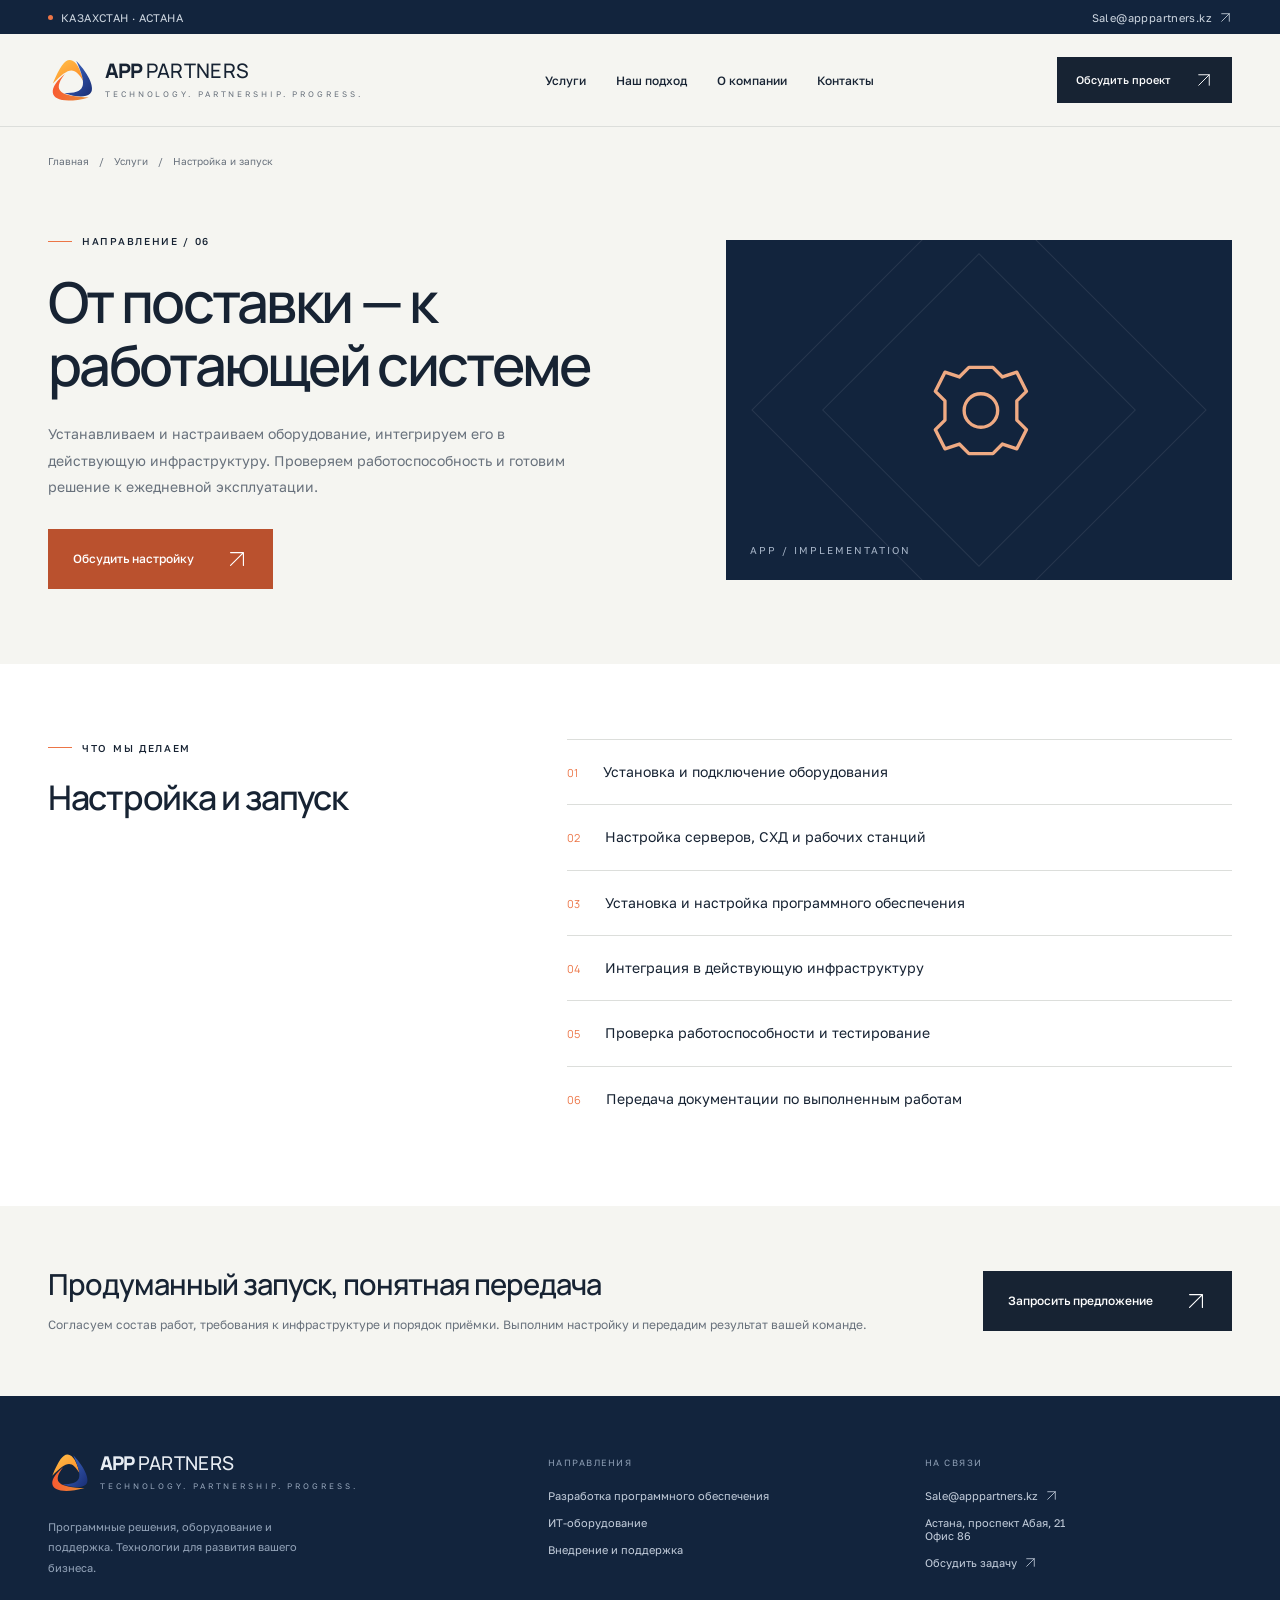
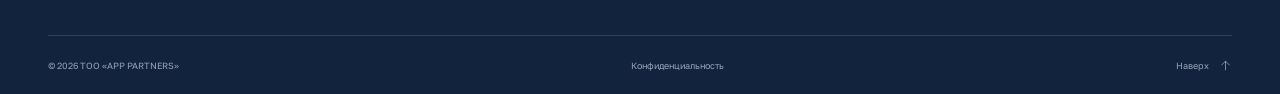
<file: services/implementation.html>
<!DOCTYPE html><html lang="ru"><head><meta charset="utf-8"><meta name="viewport" content="width=device-width,initial-scale=1"><meta name="theme-color" content="#12243d"><meta name="robots" content="noindex, nofollow"><title>Настройка и запуск | APP PARTNERS</title><meta name="description" content="Устанавливаем и настраиваем оборудование, интегрируем его в действующую инфраструктуру. Проверяем работоспособность и готовим решение к ежедневной эксплуатации."><meta property="og:title" content="Настройка и запуск | APP PARTNERS"><meta property="og:description" content="Устанавливаем и настраиваем оборудование, интегрируем его в действующую инфраструктуру. Проверяем работоспособность и готовим решение к ежедневной эксплуатации."><meta property="og:type" content="website"><meta property="og:locale" content="ru_KZ"><link rel="icon" type="image/svg+xml" href="../assets/logo.svg"><link rel="stylesheet" href="../assets/style.css?v=a231f602a7"><script src="../assets/main.js" defer></script></head><body id="top"><a class="skip-link" href="#main">Перейти к содержимому</a><div class="topbar"><div class="container"><span><i class="dot"></i> КАЗАХСТАН · АСТАНА</span><a href="mailto:Sale@apppartners.kz">Sale@apppartners.kz <svg class="arrow-icon" viewBox="0 0 24 24" width="16" height="16" fill="none" stroke="currentColor" stroke-width="1.35" stroke-linecap="round" stroke-linejoin="round" aria-hidden="true"><path d="M5 19 19 5M5 5h14v14"/></svg></a></div></div>
<header class="header"><div class="container header-inner"><a class="brand" href="../index.html" aria-label="APP PARTNERS — главная"><img src="../assets/logo.svg" width="48" height="48" alt=""><div><div class="wordmark">APP <span>PARTNERS</span></div><small>Technology. Partnership. Progress.</small></div></a><nav class="nav" id="navigation" aria-label="Основная навигация"><a href="../index.html#services">Услуги</a><a href="../index.html#approach">Наш подход</a><a href="../index.html#about">О компании</a><a href="../index.html#contact">Контакты</a></nav><a class="btn small" href="../index.html#contact">Обсудить проект <span class="arrow" aria-hidden="true"><svg class="arrow-icon" viewBox="0 0 24 24" width="16" height="16" fill="none" stroke="currentColor" stroke-width="1.35" stroke-linecap="round" stroke-linejoin="round" aria-hidden="true"><path d="M5 19 19 5M5 5h14v14"/></svg></span></a><button class="menu-toggle" aria-label="Открыть меню" aria-expanded="false" aria-controls="navigation"><span></span><span></span></button></div></header><main id="main"><div class="container"><nav class="breadcrumbs" aria-label="Навигационная цепочка"><a href="../index.html">Главная</a><span>/</span><a href="../index.html#services">Услуги</a><span>/</span><span>Настройка и запуск</span></nav><section class="service-hero"><div class="service-hero-grid"><div><div class="eyebrow">Направление / 06</div><h1>От поставки — к работающей системе</h1><p>Устанавливаем и настраиваем оборудование, интегрируем его в действующую инфраструктуру. Проверяем работоспособность и готовим решение к ежедневной эксплуатации.</p><a class="btn orange" href="../index.html?service=implementation#contact">Обсудить настройку <span class="arrow"><svg class="arrow-icon" viewBox="0 0 24 24" width="16" height="16" fill="none" stroke="currentColor" stroke-width="1.35" stroke-linecap="round" stroke-linejoin="round" aria-hidden="true"><path d="M5 19 19 5M5 5h14v14"/></svg></span></a></div><div class="service-visual"><svg class="" viewBox="0 0 24 24" width="16" height="16" fill="none" stroke="currentColor" stroke-width="1.35" stroke-linecap="round" stroke-linejoin="round" aria-hidden="true"><path d="m15 3 2 2 3-1 2 4-2 2v4l2 2-2 4-3-1-2 2h-5l-2-2-3 1-2-4 2-2v-4L3 8l2-4 3 1 2-2Z"/><circle cx="12.5" cy="12" r="3.5"/></svg><span>APP / IMPLEMENTATION</span></div></div></section></div><section class="service-body"><div class="container service-body-grid"><div><div class="eyebrow">Что мы делаем</div><h2 style="margin-top:18px">Настройка и запуск</h2></div><ol class="deliverables"><li><span>01</span>Установка и подключение оборудования</li><li><span>02</span>Настройка серверов, СХД и рабочих станций</li><li><span>03</span>Установка и настройка программного обеспечения</li><li><span>04</span>Интеграция в действующую инфраструктуру</li><li><span>05</span>Проверка работоспособности и тестирование</li><li><span>06</span>Передача документации по выполненным работам</li></ol></div></section><div class="container service-bottom"><div><h2>Продуманный запуск, понятная передача</h2><p>Согласуем состав работ, требования к инфраструктуре и порядок приёмки. Выполним настройку и передадим результат вашей команде.</p></div><a class="btn" href="../index.html?service=implementation#contact">Запросить предложение <span class="arrow"><svg class="arrow-icon" viewBox="0 0 24 24" width="16" height="16" fill="none" stroke="currentColor" stroke-width="1.35" stroke-linecap="round" stroke-linejoin="round" aria-hidden="true"><path d="M5 19 19 5M5 5h14v14"/></svg></span></a></div></main><footer class="footer"><div class="container"><div class="footer-grid"><div class="footer-about"><a class="brand" href="../index.html" aria-label="APP PARTNERS — главная"><img src="../assets/logo.svg" width="48" height="48" alt=""><div><div class="wordmark">APP <span>PARTNERS</span></div><small>Technology. Partnership. Progress.</small></div></a><p>Программные решения, оборудование и поддержка. Технологии для развития вашего бизнеса.</p></div><div><div class="footer-label">Направления</div><div class="footer-links"><a href="../services/web-development.html">Разработка программного обеспечения</a><a href="../services/servers-storage.html">ИТ-оборудование</a><a href="../services/support.html">Внедрение и поддержка</a></div></div><div><div class="footer-label">На связи</div><div class="footer-links"><a href="mailto:Sale@apppartners.kz">Sale@apppartners.kz <svg class="arrow-icon" viewBox="0 0 24 24" width="16" height="16" fill="none" stroke="currentColor" stroke-width="1.35" stroke-linecap="round" stroke-linejoin="round" aria-hidden="true"><path d="M5 19 19 5M5 5h14v14"/></svg></a><span>Астана, проспект Абая, 21<br>Офис 86</span><a href="../index.html#contact">Обсудить задачу <svg class="arrow-icon" viewBox="0 0 24 24" width="16" height="16" fill="none" stroke="currentColor" stroke-width="1.35" stroke-linecap="round" stroke-linejoin="round" aria-hidden="true"><path d="M5 19 19 5M5 5h14v14"/></svg></a></div></div></div><div class="footer-bottom"><span>&copy; 2026 ТОО «APP PARTNERS»</span><a href="../privacy.html">Конфиденциальность</a><a class="back-to-top" href="#top">Наверх <span><svg class="arrow-icon" viewBox="0 0 24 24" width="16" height="16" fill="none" stroke="currentColor" stroke-width="1.35" stroke-linecap="round" stroke-linejoin="round" aria-hidden="true"><path d="M12 20V4m-7 7 7-7 7 7"/></svg></span></a></div></div></footer></body></html>
</file>
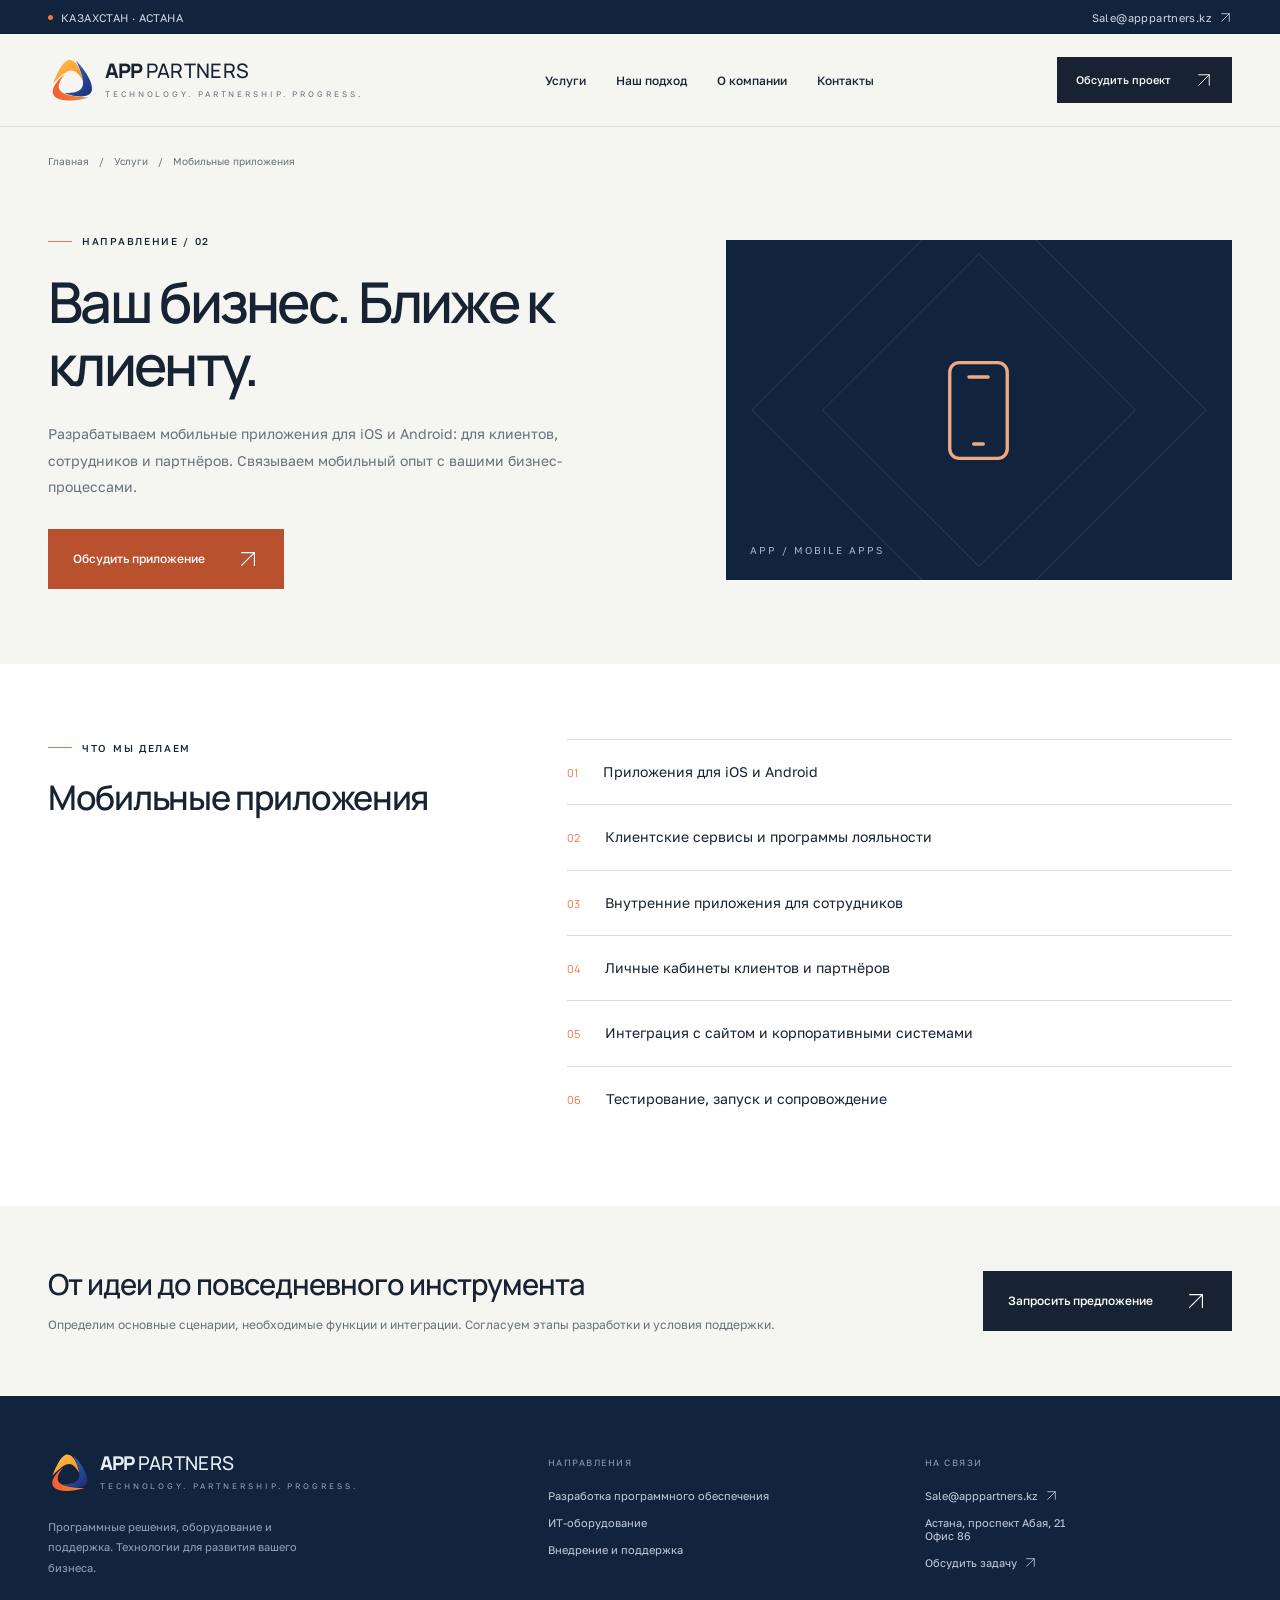
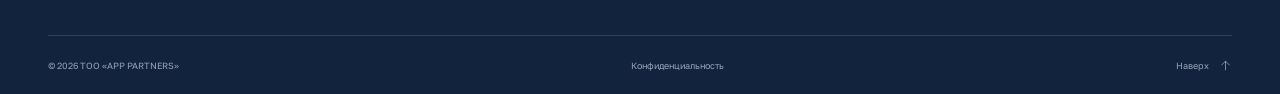
<file: services/mobile-apps.html>
<!DOCTYPE html><html lang="ru"><head><meta charset="utf-8"><meta name="viewport" content="width=device-width,initial-scale=1"><meta name="theme-color" content="#12243d"><meta name="robots" content="noindex, nofollow"><title>Мобильные приложения | APP PARTNERS</title><meta name="description" content="Разрабатываем мобильные приложения для iOS и Android: для клиентов, сотрудников и партнёров. Связываем мобильный опыт с вашими бизнес-процессами."><meta property="og:title" content="Мобильные приложения | APP PARTNERS"><meta property="og:description" content="Разрабатываем мобильные приложения для iOS и Android: для клиентов, сотрудников и партнёров. Связываем мобильный опыт с вашими бизнес-процессами."><meta property="og:type" content="website"><meta property="og:locale" content="ru_KZ"><link rel="icon" type="image/svg+xml" href="../assets/logo.svg"><link rel="stylesheet" href="../assets/style.css?v=a231f602a7"><script src="../assets/main.js" defer></script></head><body id="top"><a class="skip-link" href="#main">Перейти к содержимому</a><div class="topbar"><div class="container"><span><i class="dot"></i> КАЗАХСТАН · АСТАНА</span><a href="mailto:Sale@apppartners.kz">Sale@apppartners.kz <svg class="arrow-icon" viewBox="0 0 24 24" width="16" height="16" fill="none" stroke="currentColor" stroke-width="1.35" stroke-linecap="round" stroke-linejoin="round" aria-hidden="true"><path d="M5 19 19 5M5 5h14v14"/></svg></a></div></div>
<header class="header"><div class="container header-inner"><a class="brand" href="../index.html" aria-label="APP PARTNERS — главная"><img src="../assets/logo.svg" width="48" height="48" alt=""><div><div class="wordmark">APP <span>PARTNERS</span></div><small>Technology. Partnership. Progress.</small></div></a><nav class="nav" id="navigation" aria-label="Основная навигация"><a href="../index.html#services">Услуги</a><a href="../index.html#approach">Наш подход</a><a href="../index.html#about">О компании</a><a href="../index.html#contact">Контакты</a></nav><a class="btn small" href="../index.html#contact">Обсудить проект <span class="arrow" aria-hidden="true"><svg class="arrow-icon" viewBox="0 0 24 24" width="16" height="16" fill="none" stroke="currentColor" stroke-width="1.35" stroke-linecap="round" stroke-linejoin="round" aria-hidden="true"><path d="M5 19 19 5M5 5h14v14"/></svg></span></a><button class="menu-toggle" aria-label="Открыть меню" aria-expanded="false" aria-controls="navigation"><span></span><span></span></button></div></header><main id="main"><div class="container"><nav class="breadcrumbs" aria-label="Навигационная цепочка"><a href="../index.html">Главная</a><span>/</span><a href="../index.html#services">Услуги</a><span>/</span><span>Мобильные приложения</span></nav><section class="service-hero"><div class="service-hero-grid"><div><div class="eyebrow">Направление / 02</div><h1>Ваш бизнес. Ближе к клиенту.</h1><p>Разрабатываем мобильные приложения для iOS и Android: для клиентов, сотрудников и партнёров. Связываем мобильный опыт с вашими бизнес-процессами.</p><a class="btn orange" href="../index.html?service=mobile-apps#contact">Обсудить приложение <span class="arrow"><svg class="arrow-icon" viewBox="0 0 24 24" width="16" height="16" fill="none" stroke="currentColor" stroke-width="1.35" stroke-linecap="round" stroke-linejoin="round" aria-hidden="true"><path d="M5 19 19 5M5 5h14v14"/></svg></span></a></div><div class="service-visual"><svg class="" viewBox="0 0 24 24" width="16" height="16" fill="none" stroke="currentColor" stroke-width="1.35" stroke-linecap="round" stroke-linejoin="round" aria-hidden="true"><rect x="6" y="2" width="12" height="20" rx="2"/><path d="M10 5h4m-3 14h2"/></svg><span>APP / MOBILE APPS</span></div></div></section></div><section class="service-body"><div class="container service-body-grid"><div><div class="eyebrow">Что мы делаем</div><h2 style="margin-top:18px">Мобильные приложения</h2></div><ol class="deliverables"><li><span>01</span>Приложения для iOS и Android</li><li><span>02</span>Клиентские сервисы и программы лояльности</li><li><span>03</span>Внутренние приложения для сотрудников</li><li><span>04</span>Личные кабинеты клиентов и партнёров</li><li><span>05</span>Интеграция с сайтом и корпоративными системами</li><li><span>06</span>Тестирование, запуск и сопровождение</li></ol></div></section><div class="container service-bottom"><div><h2>От идеи до повседневного инструмента</h2><p>Определим основные сценарии, необходимые функции и интеграции. Согласуем этапы разработки и условия поддержки.</p></div><a class="btn" href="../index.html?service=mobile-apps#contact">Запросить предложение <span class="arrow"><svg class="arrow-icon" viewBox="0 0 24 24" width="16" height="16" fill="none" stroke="currentColor" stroke-width="1.35" stroke-linecap="round" stroke-linejoin="round" aria-hidden="true"><path d="M5 19 19 5M5 5h14v14"/></svg></span></a></div></main><footer class="footer"><div class="container"><div class="footer-grid"><div class="footer-about"><a class="brand" href="../index.html" aria-label="APP PARTNERS — главная"><img src="../assets/logo.svg" width="48" height="48" alt=""><div><div class="wordmark">APP <span>PARTNERS</span></div><small>Technology. Partnership. Progress.</small></div></a><p>Программные решения, оборудование и поддержка. Технологии для развития вашего бизнеса.</p></div><div><div class="footer-label">Направления</div><div class="footer-links"><a href="../services/web-development.html">Разработка программного обеспечения</a><a href="../services/servers-storage.html">ИТ-оборудование</a><a href="../services/support.html">Внедрение и поддержка</a></div></div><div><div class="footer-label">На связи</div><div class="footer-links"><a href="mailto:Sale@apppartners.kz">Sale@apppartners.kz <svg class="arrow-icon" viewBox="0 0 24 24" width="16" height="16" fill="none" stroke="currentColor" stroke-width="1.35" stroke-linecap="round" stroke-linejoin="round" aria-hidden="true"><path d="M5 19 19 5M5 5h14v14"/></svg></a><span>Астана, проспект Абая, 21<br>Офис 86</span><a href="../index.html#contact">Обсудить задачу <svg class="arrow-icon" viewBox="0 0 24 24" width="16" height="16" fill="none" stroke="currentColor" stroke-width="1.35" stroke-linecap="round" stroke-linejoin="round" aria-hidden="true"><path d="M5 19 19 5M5 5h14v14"/></svg></a></div></div></div><div class="footer-bottom"><span>&copy; 2026 ТОО «APP PARTNERS»</span><a href="../privacy.html">Конфиденциальность</a><a class="back-to-top" href="#top">Наверх <span><svg class="arrow-icon" viewBox="0 0 24 24" width="16" height="16" fill="none" stroke="currentColor" stroke-width="1.35" stroke-linecap="round" stroke-linejoin="round" aria-hidden="true"><path d="M12 20V4m-7 7 7-7 7 7"/></svg></span></a></div></div></footer></body></html>
</file>
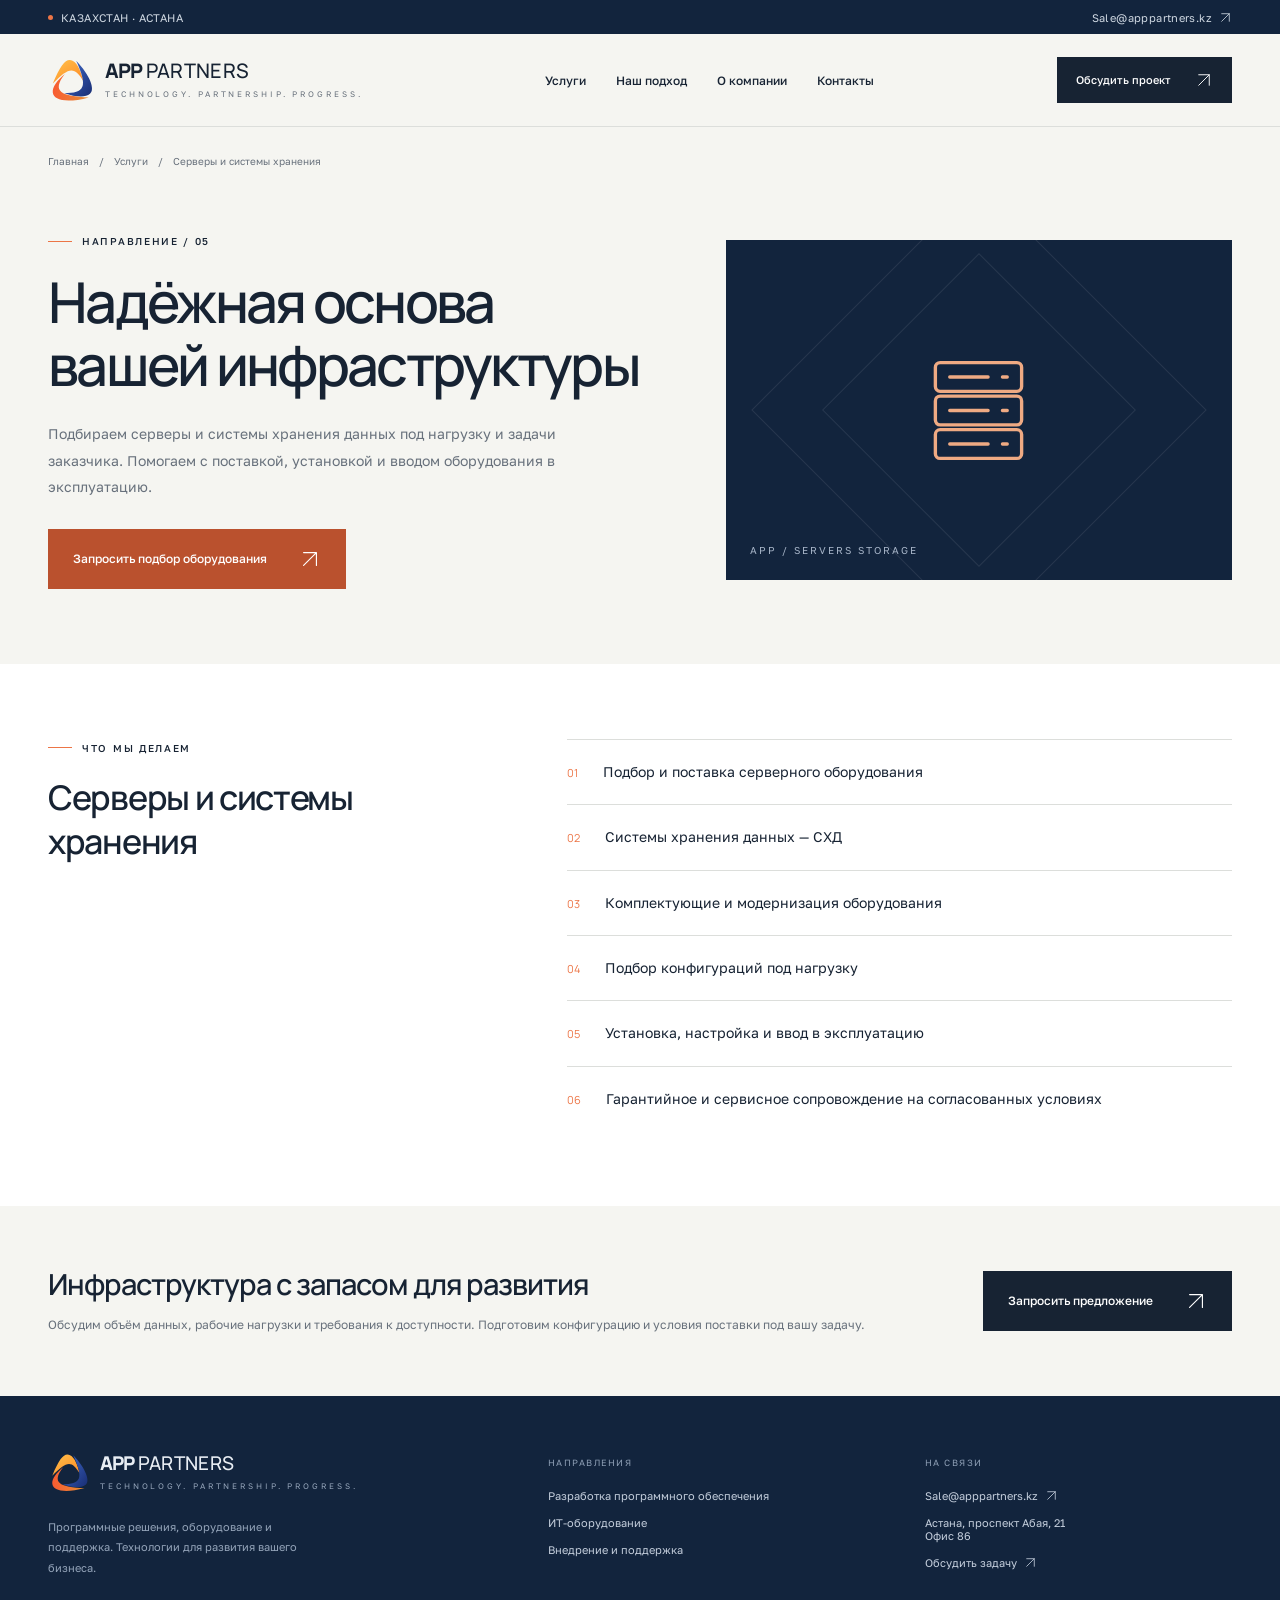
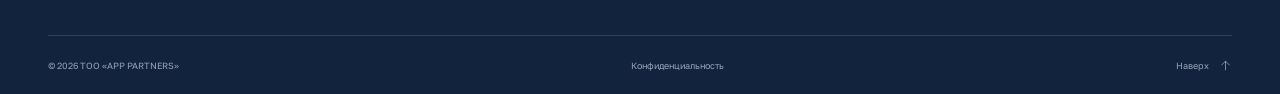
<file: services/servers-storage.html>
<!DOCTYPE html><html lang="ru"><head><meta charset="utf-8"><meta name="viewport" content="width=device-width,initial-scale=1"><meta name="theme-color" content="#12243d"><meta name="robots" content="noindex, nofollow"><title>Серверы и системы хранения | APP PARTNERS</title><meta name="description" content="Подбираем серверы и системы хранения данных под нагрузку и задачи заказчика. Помогаем с поставкой, установкой и вводом оборудования в эксплуатацию."><meta property="og:title" content="Серверы и системы хранения | APP PARTNERS"><meta property="og:description" content="Подбираем серверы и системы хранения данных под нагрузку и задачи заказчика. Помогаем с поставкой, установкой и вводом оборудования в эксплуатацию."><meta property="og:type" content="website"><meta property="og:locale" content="ru_KZ"><link rel="icon" type="image/svg+xml" href="../assets/logo.svg"><link rel="stylesheet" href="../assets/style.css?v=a231f602a7"><script src="../assets/main.js" defer></script></head><body id="top"><a class="skip-link" href="#main">Перейти к содержимому</a><div class="topbar"><div class="container"><span><i class="dot"></i> КАЗАХСТАН · АСТАНА</span><a href="mailto:Sale@apppartners.kz">Sale@apppartners.kz <svg class="arrow-icon" viewBox="0 0 24 24" width="16" height="16" fill="none" stroke="currentColor" stroke-width="1.35" stroke-linecap="round" stroke-linejoin="round" aria-hidden="true"><path d="M5 19 19 5M5 5h14v14"/></svg></a></div></div>
<header class="header"><div class="container header-inner"><a class="brand" href="../index.html" aria-label="APP PARTNERS — главная"><img src="../assets/logo.svg" width="48" height="48" alt=""><div><div class="wordmark">APP <span>PARTNERS</span></div><small>Technology. Partnership. Progress.</small></div></a><nav class="nav" id="navigation" aria-label="Основная навигация"><a href="../index.html#services">Услуги</a><a href="../index.html#approach">Наш подход</a><a href="../index.html#about">О компании</a><a href="../index.html#contact">Контакты</a></nav><a class="btn small" href="../index.html#contact">Обсудить проект <span class="arrow" aria-hidden="true"><svg class="arrow-icon" viewBox="0 0 24 24" width="16" height="16" fill="none" stroke="currentColor" stroke-width="1.35" stroke-linecap="round" stroke-linejoin="round" aria-hidden="true"><path d="M5 19 19 5M5 5h14v14"/></svg></span></a><button class="menu-toggle" aria-label="Открыть меню" aria-expanded="false" aria-controls="navigation"><span></span><span></span></button></div></header><main id="main"><div class="container"><nav class="breadcrumbs" aria-label="Навигационная цепочка"><a href="../index.html">Главная</a><span>/</span><a href="../index.html#services">Услуги</a><span>/</span><span>Серверы и системы хранения</span></nav><section class="service-hero"><div class="service-hero-grid"><div><div class="eyebrow">Направление / 05</div><h1>Надёжная основа вашей инфраструктуры</h1><p>Подбираем серверы и системы хранения данных под нагрузку и задачи заказчика. Помогаем с поставкой, установкой и вводом оборудования в эксплуатацию.</p><a class="btn orange" href="../index.html?service=servers-storage#contact">Запросить подбор оборудования <span class="arrow"><svg class="arrow-icon" viewBox="0 0 24 24" width="16" height="16" fill="none" stroke="currentColor" stroke-width="1.35" stroke-linecap="round" stroke-linejoin="round" aria-hidden="true"><path d="M5 19 19 5M5 5h14v14"/></svg></span></a></div><div class="service-visual"><svg class="" viewBox="0 0 24 24" width="16" height="16" fill="none" stroke="currentColor" stroke-width="1.35" stroke-linecap="round" stroke-linejoin="round" aria-hidden="true"><rect x="3" y="2" width="18" height="6" rx="1"/><rect x="3" y="9" width="18" height="6" rx="1"/><rect x="3" y="16" width="18" height="6" rx="1"/><path d="M6 5h8m-8 7h8m-8 7h8m3-14h1m-1 7h1m-1 7h1"/></svg><span>APP / SERVERS STORAGE</span></div></div></section></div><section class="service-body"><div class="container service-body-grid"><div><div class="eyebrow">Что мы делаем</div><h2 style="margin-top:18px">Серверы и системы хранения</h2></div><ol class="deliverables"><li><span>01</span>Подбор и поставка серверного оборудования</li><li><span>02</span>Системы хранения данных — СХД</li><li><span>03</span>Комплектующие и модернизация оборудования</li><li><span>04</span>Подбор конфигураций под нагрузку</li><li><span>05</span>Установка, настройка и ввод в эксплуатацию</li><li><span>06</span>Гарантийное и сервисное сопровождение на согласованных условиях</li></ol></div></section><div class="container service-bottom"><div><h2>Инфраструктура с запасом для развития</h2><p>Обсудим объём данных, рабочие нагрузки и требования к доступности. Подготовим конфигурацию и условия поставки под вашу задачу.</p></div><a class="btn" href="../index.html?service=servers-storage#contact">Запросить предложение <span class="arrow"><svg class="arrow-icon" viewBox="0 0 24 24" width="16" height="16" fill="none" stroke="currentColor" stroke-width="1.35" stroke-linecap="round" stroke-linejoin="round" aria-hidden="true"><path d="M5 19 19 5M5 5h14v14"/></svg></span></a></div></main><footer class="footer"><div class="container"><div class="footer-grid"><div class="footer-about"><a class="brand" href="../index.html" aria-label="APP PARTNERS — главная"><img src="../assets/logo.svg" width="48" height="48" alt=""><div><div class="wordmark">APP <span>PARTNERS</span></div><small>Technology. Partnership. Progress.</small></div></a><p>Программные решения, оборудование и поддержка. Технологии для развития вашего бизнеса.</p></div><div><div class="footer-label">Направления</div><div class="footer-links"><a href="../services/web-development.html">Разработка программного обеспечения</a><a href="../services/servers-storage.html">ИТ-оборудование</a><a href="../services/support.html">Внедрение и поддержка</a></div></div><div><div class="footer-label">На связи</div><div class="footer-links"><a href="mailto:Sale@apppartners.kz">Sale@apppartners.kz <svg class="arrow-icon" viewBox="0 0 24 24" width="16" height="16" fill="none" stroke="currentColor" stroke-width="1.35" stroke-linecap="round" stroke-linejoin="round" aria-hidden="true"><path d="M5 19 19 5M5 5h14v14"/></svg></a><span>Астана, проспект Абая, 21<br>Офис 86</span><a href="../index.html#contact">Обсудить задачу <svg class="arrow-icon" viewBox="0 0 24 24" width="16" height="16" fill="none" stroke="currentColor" stroke-width="1.35" stroke-linecap="round" stroke-linejoin="round" aria-hidden="true"><path d="M5 19 19 5M5 5h14v14"/></svg></a></div></div></div><div class="footer-bottom"><span>&copy; 2026 ТОО «APP PARTNERS»</span><a href="../privacy.html">Конфиденциальность</a><a class="back-to-top" href="#top">Наверх <span><svg class="arrow-icon" viewBox="0 0 24 24" width="16" height="16" fill="none" stroke="currentColor" stroke-width="1.35" stroke-linecap="round" stroke-linejoin="round" aria-hidden="true"><path d="M12 20V4m-7 7 7-7 7 7"/></svg></span></a></div></div></footer></body></html>
</file>
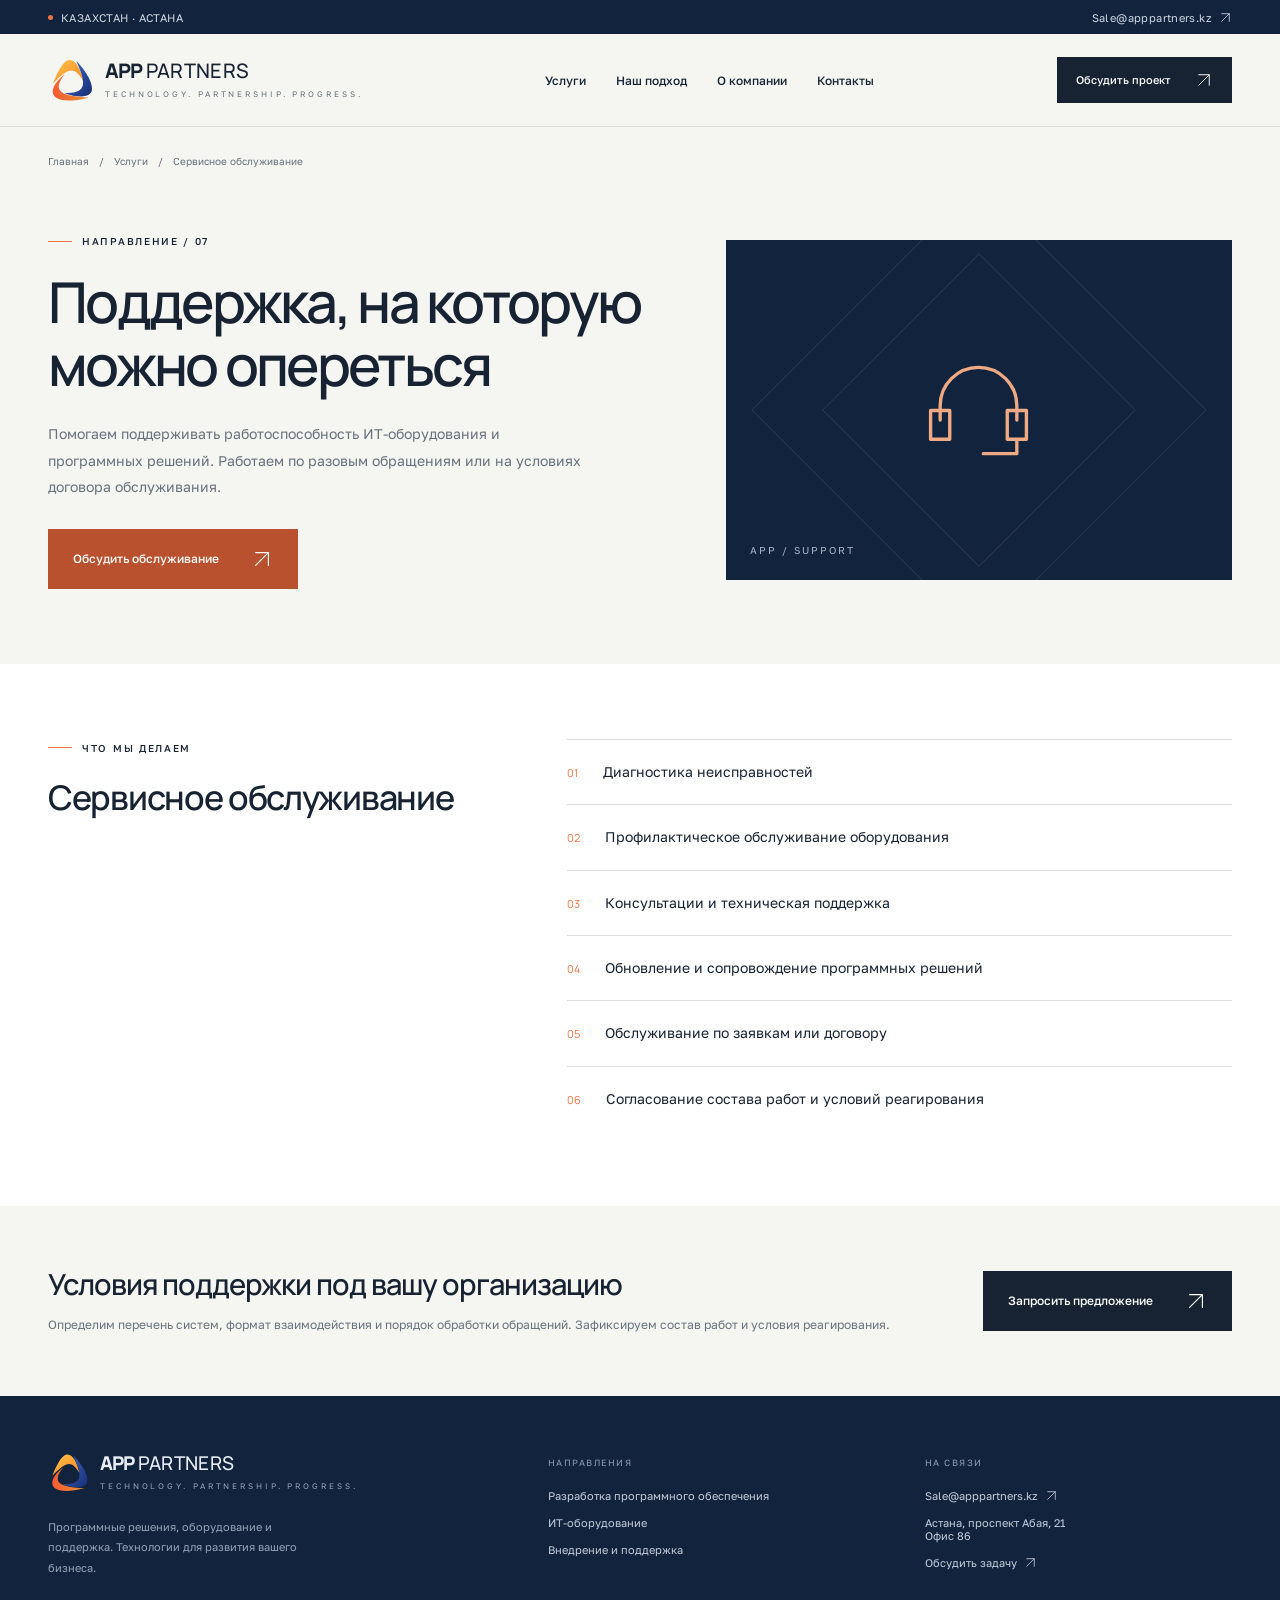
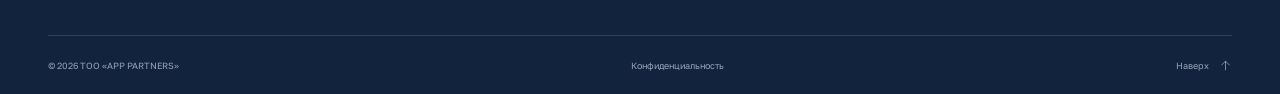
<file: services/support.html>
<!DOCTYPE html><html lang="ru"><head><meta charset="utf-8"><meta name="viewport" content="width=device-width,initial-scale=1"><meta name="theme-color" content="#12243d"><meta name="robots" content="noindex, nofollow"><title>Сервисное обслуживание | APP PARTNERS</title><meta name="description" content="Помогаем поддерживать работоспособность ИТ-оборудования и программных решений. Работаем по разовым обращениям или на условиях договора обслуживания."><meta property="og:title" content="Сервисное обслуживание | APP PARTNERS"><meta property="og:description" content="Помогаем поддерживать работоспособность ИТ-оборудования и программных решений. Работаем по разовым обращениям или на условиях договора обслуживания."><meta property="og:type" content="website"><meta property="og:locale" content="ru_KZ"><link rel="icon" type="image/svg+xml" href="../assets/logo.svg"><link rel="stylesheet" href="../assets/style.css?v=a231f602a7"><script src="../assets/main.js" defer></script></head><body id="top"><a class="skip-link" href="#main">Перейти к содержимому</a><div class="topbar"><div class="container"><span><i class="dot"></i> КАЗАХСТАН · АСТАНА</span><a href="mailto:Sale@apppartners.kz">Sale@apppartners.kz <svg class="arrow-icon" viewBox="0 0 24 24" width="16" height="16" fill="none" stroke="currentColor" stroke-width="1.35" stroke-linecap="round" stroke-linejoin="round" aria-hidden="true"><path d="M5 19 19 5M5 5h14v14"/></svg></a></div></div>
<header class="header"><div class="container header-inner"><a class="brand" href="../index.html" aria-label="APP PARTNERS — главная"><img src="../assets/logo.svg" width="48" height="48" alt=""><div><div class="wordmark">APP <span>PARTNERS</span></div><small>Technology. Partnership. Progress.</small></div></a><nav class="nav" id="navigation" aria-label="Основная навигация"><a href="../index.html#services">Услуги</a><a href="../index.html#approach">Наш подход</a><a href="../index.html#about">О компании</a><a href="../index.html#contact">Контакты</a></nav><a class="btn small" href="../index.html#contact">Обсудить проект <span class="arrow" aria-hidden="true"><svg class="arrow-icon" viewBox="0 0 24 24" width="16" height="16" fill="none" stroke="currentColor" stroke-width="1.35" stroke-linecap="round" stroke-linejoin="round" aria-hidden="true"><path d="M5 19 19 5M5 5h14v14"/></svg></span></a><button class="menu-toggle" aria-label="Открыть меню" aria-expanded="false" aria-controls="navigation"><span></span><span></span></button></div></header><main id="main"><div class="container"><nav class="breadcrumbs" aria-label="Навигационная цепочка"><a href="../index.html">Главная</a><span>/</span><a href="../index.html#services">Услуги</a><span>/</span><span>Сервисное обслуживание</span></nav><section class="service-hero"><div class="service-hero-grid"><div><div class="eyebrow">Направление / 07</div><h1>Поддержка, на которую можно опереться</h1><p>Помогаем поддерживать работоспособность ИТ-оборудования и программных решений. Работаем по разовым обращениям или на условиях договора обслуживания.</p><a class="btn orange" href="../index.html?service=support#contact">Обсудить обслуживание <span class="arrow"><svg class="arrow-icon" viewBox="0 0 24 24" width="16" height="16" fill="none" stroke="currentColor" stroke-width="1.35" stroke-linecap="round" stroke-linejoin="round" aria-hidden="true"><path d="M5 19 19 5M5 5h14v14"/></svg></span></a></div><div class="service-visual"><svg class="" viewBox="0 0 24 24" width="16" height="16" fill="none" stroke="currentColor" stroke-width="1.35" stroke-linecap="round" stroke-linejoin="round" aria-hidden="true"><path d="M4 14v-3a8 8 0 0 1 16 0v3M4 12H2v6h4v-6Zm16 0h2v6h-4v-6Zm0 6v3h-7"/></svg><span>APP / SUPPORT</span></div></div></section></div><section class="service-body"><div class="container service-body-grid"><div><div class="eyebrow">Что мы делаем</div><h2 style="margin-top:18px">Сервисное обслуживание</h2></div><ol class="deliverables"><li><span>01</span>Диагностика неисправностей</li><li><span>02</span>Профилактическое обслуживание оборудования</li><li><span>03</span>Консультации и техническая поддержка</li><li><span>04</span>Обновление и сопровождение программных решений</li><li><span>05</span>Обслуживание по заявкам или договору</li><li><span>06</span>Согласование состава работ и условий реагирования</li></ol></div></section><div class="container service-bottom"><div><h2>Условия поддержки под вашу организацию</h2><p>Определим перечень систем, формат взаимодействия и порядок обработки обращений. Зафиксируем состав работ и условия реагирования.</p></div><a class="btn" href="../index.html?service=support#contact">Запросить предложение <span class="arrow"><svg class="arrow-icon" viewBox="0 0 24 24" width="16" height="16" fill="none" stroke="currentColor" stroke-width="1.35" stroke-linecap="round" stroke-linejoin="round" aria-hidden="true"><path d="M5 19 19 5M5 5h14v14"/></svg></span></a></div></main><footer class="footer"><div class="container"><div class="footer-grid"><div class="footer-about"><a class="brand" href="../index.html" aria-label="APP PARTNERS — главная"><img src="../assets/logo.svg" width="48" height="48" alt=""><div><div class="wordmark">APP <span>PARTNERS</span></div><small>Technology. Partnership. Progress.</small></div></a><p>Программные решения, оборудование и поддержка. Технологии для развития вашего бизнеса.</p></div><div><div class="footer-label">Направления</div><div class="footer-links"><a href="../services/web-development.html">Разработка программного обеспечения</a><a href="../services/servers-storage.html">ИТ-оборудование</a><a href="../services/support.html">Внедрение и поддержка</a></div></div><div><div class="footer-label">На связи</div><div class="footer-links"><a href="mailto:Sale@apppartners.kz">Sale@apppartners.kz <svg class="arrow-icon" viewBox="0 0 24 24" width="16" height="16" fill="none" stroke="currentColor" stroke-width="1.35" stroke-linecap="round" stroke-linejoin="round" aria-hidden="true"><path d="M5 19 19 5M5 5h14v14"/></svg></a><span>Астана, проспект Абая, 21<br>Офис 86</span><a href="../index.html#contact">Обсудить задачу <svg class="arrow-icon" viewBox="0 0 24 24" width="16" height="16" fill="none" stroke="currentColor" stroke-width="1.35" stroke-linecap="round" stroke-linejoin="round" aria-hidden="true"><path d="M5 19 19 5M5 5h14v14"/></svg></a></div></div></div><div class="footer-bottom"><span>&copy; 2026 ТОО «APP PARTNERS»</span><a href="../privacy.html">Конфиденциальность</a><a class="back-to-top" href="#top">Наверх <span><svg class="arrow-icon" viewBox="0 0 24 24" width="16" height="16" fill="none" stroke="currentColor" stroke-width="1.35" stroke-linecap="round" stroke-linejoin="round" aria-hidden="true"><path d="M12 20V4m-7 7 7-7 7 7"/></svg></span></a></div></div></footer></body></html>
</file>
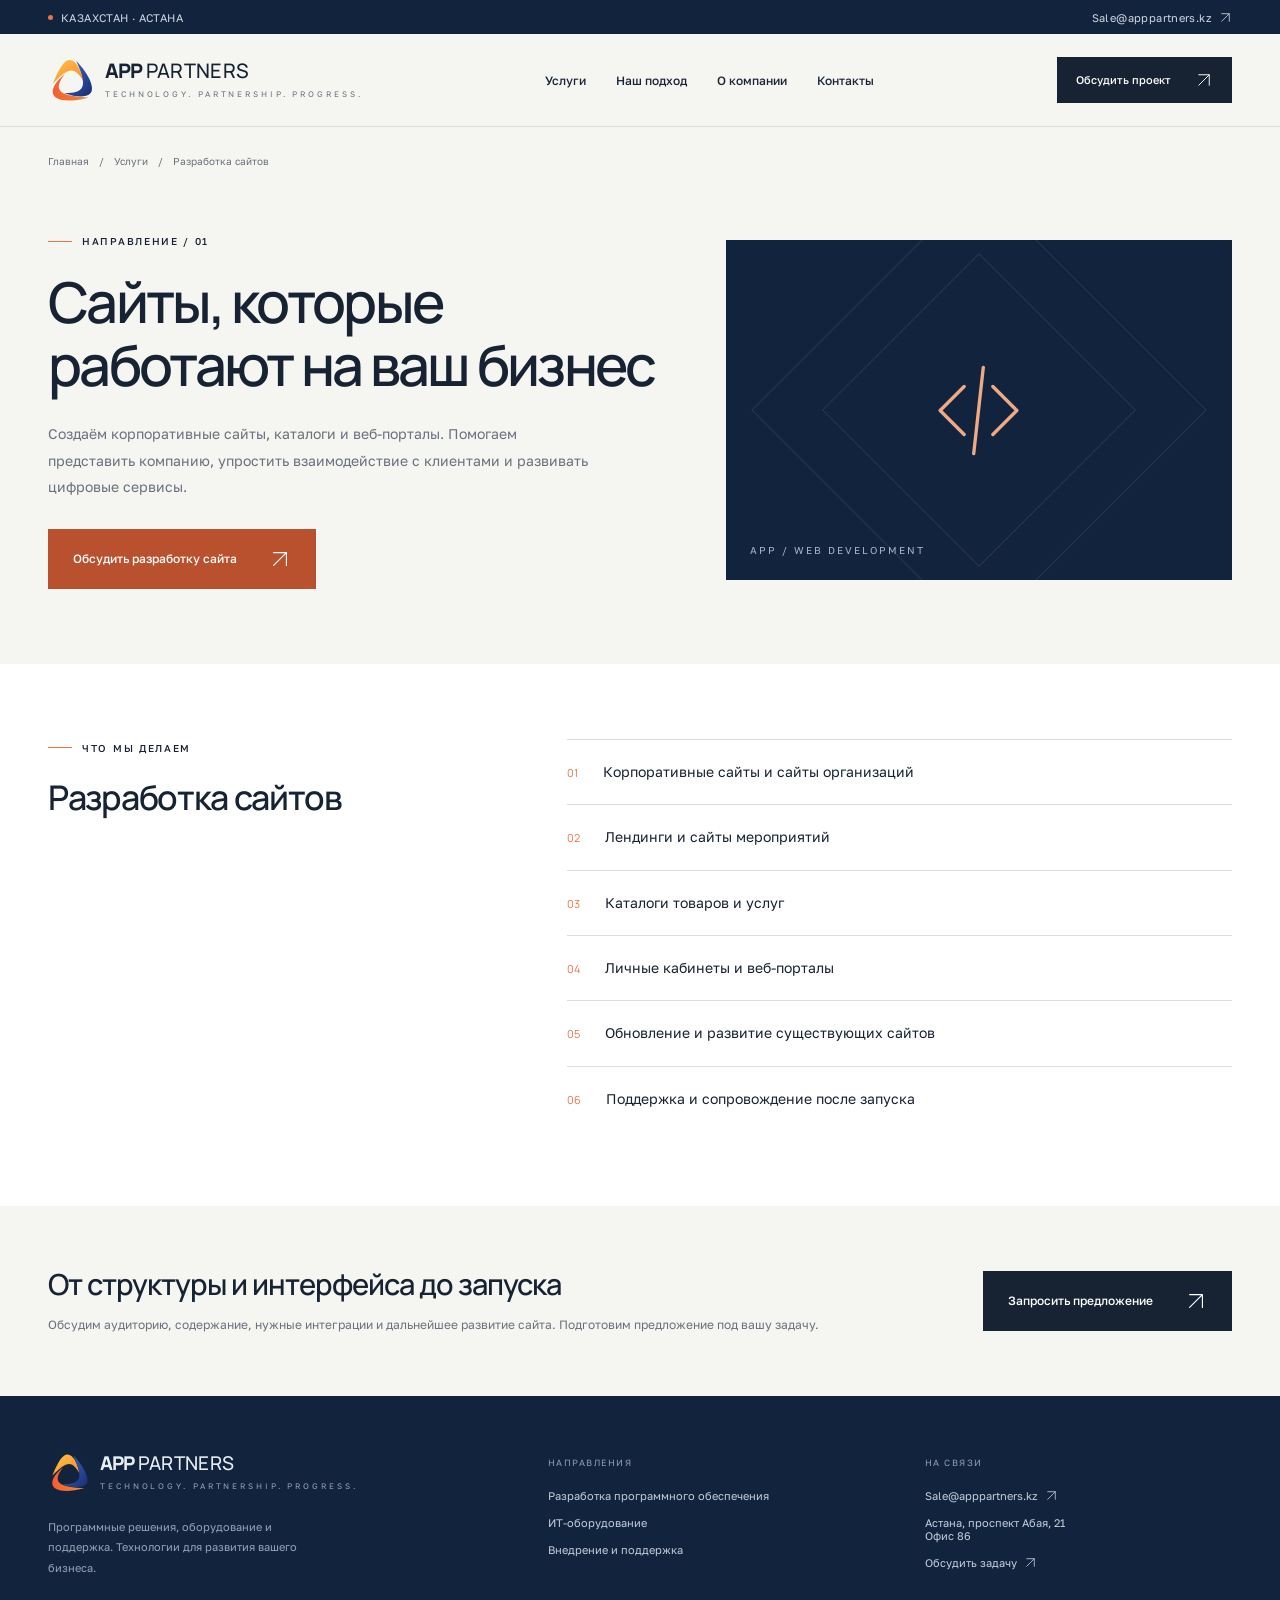
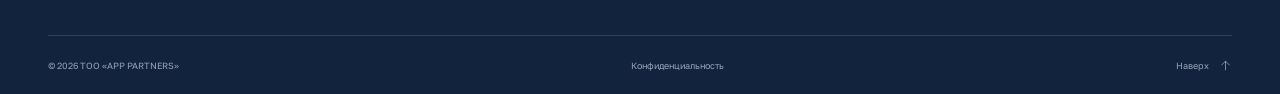
<file: services/web-development.html>
<!DOCTYPE html><html lang="ru"><head><meta charset="utf-8"><meta name="viewport" content="width=device-width,initial-scale=1"><meta name="theme-color" content="#12243d"><meta name="robots" content="noindex, nofollow"><title>Разработка сайтов | APP PARTNERS</title><meta name="description" content="Создаём корпоративные сайты, каталоги и веб-порталы. Помогаем представить компанию, упростить взаимодействие с клиентами и развивать цифровые сервисы."><meta property="og:title" content="Разработка сайтов | APP PARTNERS"><meta property="og:description" content="Создаём корпоративные сайты, каталоги и веб-порталы. Помогаем представить компанию, упростить взаимодействие с клиентами и развивать цифровые сервисы."><meta property="og:type" content="website"><meta property="og:locale" content="ru_KZ"><link rel="icon" type="image/svg+xml" href="../assets/logo.svg"><link rel="stylesheet" href="../assets/style.css?v=a231f602a7"><script src="../assets/main.js" defer></script></head><body id="top"><a class="skip-link" href="#main">Перейти к содержимому</a><div class="topbar"><div class="container"><span><i class="dot"></i> КАЗАХСТАН · АСТАНА</span><a href="mailto:Sale@apppartners.kz">Sale@apppartners.kz <svg class="arrow-icon" viewBox="0 0 24 24" width="16" height="16" fill="none" stroke="currentColor" stroke-width="1.35" stroke-linecap="round" stroke-linejoin="round" aria-hidden="true"><path d="M5 19 19 5M5 5h14v14"/></svg></a></div></div>
<header class="header"><div class="container header-inner"><a class="brand" href="../index.html" aria-label="APP PARTNERS — главная"><img src="../assets/logo.svg" width="48" height="48" alt=""><div><div class="wordmark">APP <span>PARTNERS</span></div><small>Technology. Partnership. Progress.</small></div></a><nav class="nav" id="navigation" aria-label="Основная навигация"><a href="../index.html#services">Услуги</a><a href="../index.html#approach">Наш подход</a><a href="../index.html#about">О компании</a><a href="../index.html#contact">Контакты</a></nav><a class="btn small" href="../index.html#contact">Обсудить проект <span class="arrow" aria-hidden="true"><svg class="arrow-icon" viewBox="0 0 24 24" width="16" height="16" fill="none" stroke="currentColor" stroke-width="1.35" stroke-linecap="round" stroke-linejoin="round" aria-hidden="true"><path d="M5 19 19 5M5 5h14v14"/></svg></span></a><button class="menu-toggle" aria-label="Открыть меню" aria-expanded="false" aria-controls="navigation"><span></span><span></span></button></div></header><main id="main"><div class="container"><nav class="breadcrumbs" aria-label="Навигационная цепочка"><a href="../index.html">Главная</a><span>/</span><a href="../index.html#services">Услуги</a><span>/</span><span>Разработка сайтов</span></nav><section class="service-hero"><div class="service-hero-grid"><div><div class="eyebrow">Направление / 01</div><h1>Сайты, которые работают на ваш бизнес</h1><p>Создаём корпоративные сайты, каталоги и веб-порталы. Помогаем представить компанию, упростить взаимодействие с клиентами и развивать цифровые сервисы.</p><a class="btn orange" href="../index.html?service=web-development#contact">Обсудить разработку сайта <span class="arrow"><svg class="arrow-icon" viewBox="0 0 24 24" width="16" height="16" fill="none" stroke="currentColor" stroke-width="1.35" stroke-linecap="round" stroke-linejoin="round" aria-hidden="true"><path d="M5 19 19 5M5 5h14v14"/></svg></span></a></div><div class="service-visual"><svg class="" viewBox="0 0 24 24" width="16" height="16" fill="none" stroke="currentColor" stroke-width="1.35" stroke-linecap="round" stroke-linejoin="round" aria-hidden="true"><path d="m9 7-5 5 5 5m6-10 5 5-5 5m-2-14-2 18"/></svg><span>APP / WEB DEVELOPMENT</span></div></div></section></div><section class="service-body"><div class="container service-body-grid"><div><div class="eyebrow">Что мы делаем</div><h2 style="margin-top:18px">Разработка сайтов</h2></div><ol class="deliverables"><li><span>01</span>Корпоративные сайты и сайты организаций</li><li><span>02</span>Лендинги и сайты мероприятий</li><li><span>03</span>Каталоги товаров и услуг</li><li><span>04</span>Личные кабинеты и веб-порталы</li><li><span>05</span>Обновление и развитие существующих сайтов</li><li><span>06</span>Поддержка и сопровождение после запуска</li></ol></div></section><div class="container service-bottom"><div><h2>От структуры и интерфейса до запуска</h2><p>Обсудим аудиторию, содержание, нужные интеграции и дальнейшее развитие сайта. Подготовим предложение под вашу задачу.</p></div><a class="btn" href="../index.html?service=web-development#contact">Запросить предложение <span class="arrow"><svg class="arrow-icon" viewBox="0 0 24 24" width="16" height="16" fill="none" stroke="currentColor" stroke-width="1.35" stroke-linecap="round" stroke-linejoin="round" aria-hidden="true"><path d="M5 19 19 5M5 5h14v14"/></svg></span></a></div></main><footer class="footer"><div class="container"><div class="footer-grid"><div class="footer-about"><a class="brand" href="../index.html" aria-label="APP PARTNERS — главная"><img src="../assets/logo.svg" width="48" height="48" alt=""><div><div class="wordmark">APP <span>PARTNERS</span></div><small>Technology. Partnership. Progress.</small></div></a><p>Программные решения, оборудование и поддержка. Технологии для развития вашего бизнеса.</p></div><div><div class="footer-label">Направления</div><div class="footer-links"><a href="../services/web-development.html">Разработка программного обеспечения</a><a href="../services/servers-storage.html">ИТ-оборудование</a><a href="../services/support.html">Внедрение и поддержка</a></div></div><div><div class="footer-label">На связи</div><div class="footer-links"><a href="mailto:Sale@apppartners.kz">Sale@apppartners.kz <svg class="arrow-icon" viewBox="0 0 24 24" width="16" height="16" fill="none" stroke="currentColor" stroke-width="1.35" stroke-linecap="round" stroke-linejoin="round" aria-hidden="true"><path d="M5 19 19 5M5 5h14v14"/></svg></a><span>Астана, проспект Абая, 21<br>Офис 86</span><a href="../index.html#contact">Обсудить задачу <svg class="arrow-icon" viewBox="0 0 24 24" width="16" height="16" fill="none" stroke="currentColor" stroke-width="1.35" stroke-linecap="round" stroke-linejoin="round" aria-hidden="true"><path d="M5 19 19 5M5 5h14v14"/></svg></a></div></div></div><div class="footer-bottom"><span>&copy; 2026 ТОО «APP PARTNERS»</span><a href="../privacy.html">Конфиденциальность</a><a class="back-to-top" href="#top">Наверх <span><svg class="arrow-icon" viewBox="0 0 24 24" width="16" height="16" fill="none" stroke="currentColor" stroke-width="1.35" stroke-linecap="round" stroke-linejoin="round" aria-hidden="true"><path d="M12 20V4m-7 7 7-7 7 7"/></svg></span></a></div></div></footer></body></html>
</file>
<file: assets/style.css>
@import url('https://fonts.googleapis.com/css2?family=Golos+Text:wght@400;450;500;550;600;650;700;750;800;900&family=Manrope:wght@400;500;600;650;700;750;800&display=swap');
:root{--bg:#f5f5f1;--white:#fff;--ink:#172333;--muted:#68717c;--line:#dcdedb;--orange:#ec7546;--navy:#12243d;--font:'Golos Text',Arial,sans-serif;--display:'Manrope',var(--font)}*{box-sizing:border-box}html{scroll-behavior:smooth;scroll-padding-top:100px}body{margin:0;background:var(--bg);color:var(--ink);font-family:var(--font);font-size:15px;-webkit-font-smoothing:antialiased}a{color:inherit;text-decoration:none}button,input,select,textarea{font:inherit}button,a,input,select,textarea{-webkit-tap-highlight-color:transparent}button{cursor:pointer}::selection{background:#f1ad87;color:var(--ink)}:focus-visible{outline:3px solid var(--orange);outline-offset:5px}.container{width:min(1312px,calc(100% - 96px));margin:auto}.topbar{background:var(--navy);color:#d0d9e3;font-size:11px;letter-spacing:.035em}.topbar .container{display:flex;align-items:center;justify-content:space-between;height:34px}.topbar a:hover{color:white}.topbar span{display:flex;align-items:center;gap:8px}.dot{display:inline-block;width:5px;height:5px;border-radius:50%;background:var(--orange)}.header{position:sticky;top:0;z-index:30;background:rgba(245,245,241,.96);border-bottom:1px solid var(--line);backdrop-filter:blur(16px)}.header-inner{height:92px;display:flex;align-items:center;justify-content:space-between;gap:24px}.brand{display:flex;align-items:center;gap:9px;flex-shrink:0}.brand img{width:48px;height:48px}.wordmark{font-family:var(--display);font-size:20px;letter-spacing:-.8px;font-weight:800;line-height:1}.wordmark span{font-weight:500;letter-spacing:.3px}.brand small{display:block;font-size:8px;letter-spacing:2.9px;text-transform:uppercase;color:var(--muted);margin-top:8px}.nav{display:flex;gap:30px;font-size:12px;font-weight:500}.nav a{padding:12px 0;transition:color .2s}.nav a:hover{color:var(--orange)}.btn{border:1px solid transparent;display:inline-flex;align-items:center;justify-content:space-between;gap:32px;padding:18px 24px;background:var(--ink);color:#fff;font-size:12px;font-weight:500;line-height:1.5;transition:background .2s,transform .2s}.btn:hover{background:#2d4057;transform:translateY(-2px)}.btn .arrow{font-size:20px;line-height:1}.btn.small{padding:13px 18px;font-size:11px;gap:24px}.btn.orange{background:var(--orange);color:#fff}.btn.orange:hover{background:#d76236}.btn.outline{border-color:#bfc4c6;background:transparent;color:var(--ink)}.btn.outline:hover{background:#e9eae5}.menu-toggle{display:none;background:transparent;border:0;padding:12px}.menu-toggle span{display:block;width:23px;height:1px;background:var(--ink);margin:6px 0}.hero{padding:56px 0 0}.hero-grid{display:grid;grid-template-columns:1.08fr 1fr;gap:50px;align-items:center}.eyebrow{display:flex;align-items:center;gap:10px;text-transform:uppercase;font-size:10px;font-weight:500;letter-spacing:1.7px;line-height:1.8}.eyebrow:before{content:'';height:1px;width:24px;background:var(--orange);flex-shrink:0}.hero h1{font-family:var(--display);font-size:clamp(46px,5.2vw,77px);line-height:1.09;font-weight:650;letter-spacing:-4px;margin:27px 0 26px}.hero h1 em{font-style:normal;color:#7a838c}.hero-copy>p{max-width:470px;color:var(--muted);font-size:14px;line-height:1.85;margin-bottom:30px}.hero-actions{display:flex;flex-wrap:wrap;align-items:center;gap:24px}.text-link{font-size:12px;border-bottom:1px solid #a9b0b4;padding:8px 0;display:inline-flex;gap:20px;align-items:center}.text-link:hover{color:var(--orange);border-color:var(--orange)}.hero-note{margin-top:34px;display:flex;gap:10px;align-items:center;font-size:10px;color:var(--muted)}.hero-note svg{width:17px;height:17px;color:var(--orange)}.hero-art{background:#12243d;position:relative;aspect-ratio:1/1.07;overflow:hidden;color:#e9eef5}.hero-art:before{content:'';position:absolute;inset:0;background:radial-gradient(ellipse at 45% 40%,#546d972e,transparent 68%),linear-gradient(130deg,#24395833,transparent)}.art-top{position:absolute;left:26px;right:26px;top:24px;display:flex;justify-content:space-between;font-size:8px;letter-spacing:1.4px;color:#b3bed0}.art-top span:last-child{display:flex;align-items:center;gap:6px}.art-top .dot{background:#9ac6b5}.hero-art>img{position:absolute;inset:0;width:100%;height:100%;object-fit:contain;animation:float 8s ease-in-out infinite}.art-caption{position:absolute;bottom:26px;left:26px;right:26px;border-top:1px solid #ffffff24;padding-top:17px;display:flex;align-items:flex-end;justify-content:space-between}.art-caption strong{font:500 19px var(--display);letter-spacing:-.5px}.art-caption span{color:#b4c2d5;font-size:9px;line-height:1.6;text-align:right}.art-sticker{position:absolute;left:24px;top:40%;background:#eef1f0;border-left:2px solid var(--orange);color:var(--ink);padding:12px 16px;font-size:9px;line-height:1.8;box-shadow:0 10px 35px #0003}.art-sticker b{font-size:11px;font-weight:500}.hero-strip{display:grid;grid-template-columns:repeat(3,1fr);border-top:1px solid var(--line);border-bottom:1px solid var(--line);margin-top:54px}.hero-strip a{padding:25px 28px 25px 0;display:flex;align-items:center;gap:18px;font-size:12px}.hero-strip a:not(:first-child){padding-left:28px;border-left:1px solid var(--line)}.hero-strip .num{font-family:var(--display);font-size:10px;color:#929aa2}.hero-strip .arrow{margin-left:auto;color:var(--orange)}.hero-strip a:hover{color:var(--orange)}.section{padding:100px 0}.section-head{display:flex;align-items:flex-end;justify-content:space-between;gap:36px;margin:0 0 42px}.section-head h2,.about h2,.contact h2{font:550 clamp(32px,3.3vw,48px)/1.18 var(--display);letter-spacing:-2px;margin:18px 0 0}.section-head>p{max-width:330px;line-height:1.8;color:var(--muted);font-size:13px;margin:0}.service-grid{display:grid;grid-template-columns:repeat(3,1fr);gap:18px}.service-card{background:#fff;position:relative;padding:30px 30px 24px;display:flex;flex-direction:column;min-height:420px;border:1px solid #e6e7e2;transition:transform .3s,border-color .3s}.service-card:hover{transform:translateY(-5px);border-color:#c5ccce}.card-top{display:flex;justify-content:space-between;align-items:center;margin-bottom:50px}.card-top .icon{width:45px;height:45px;padding:10px;background:#f1f3f4;color:#334a66}.card-top>span{font:11px var(--display);color:#8b949d}.service-card h3{font:600 26px var(--display);letter-spacing:-1px;margin:0 0 14px}.service-card>p{font-size:12px;color:var(--muted);line-height:1.8;margin:0 0 26px;min-height:45px}.service-links{margin-top:auto}.service-links a{display:flex;align-items:center;justify-content:space-between;font-size:11px;line-height:1.6;gap:12px;padding:13px 0;border-top:1px solid #e9eae7}.service-links a:hover{color:var(--orange)}.service-links a span{color:#98a2ac}.service-card.dark{background:var(--navy);color:#fff;border-color:var(--navy)}.service-card.dark .icon{background:#ffffff10;color:#f6a77e}.service-card.dark p{color:#b2becd}.service-card.dark .service-links a{border-color:#ffffff20}.service-card.dark .card-top>span{color:#9eadc0}.approach{background:#e9ece9;padding:85px 0}.approach-layout{display:grid;grid-template-columns:1fr 1.5fr;gap:100px}.approach h2{font:550 42px/1.2 var(--display);letter-spacing:-2px;margin:20px 0 24px}.approach p{color:var(--muted);font-size:13px;line-height:1.9;max-width:315px}.benefits{display:grid;grid-template-columns:1fr 1fr;gap:40px 38px}.benefit{border-top:1px solid #c8ceca;padding-top:22px}.benefit .number{font-size:10px;color:#7b8589}.benefit h3{font:600 18px/1.5 var(--display);letter-spacing:-.5px;margin:16px 0 10px}.benefit p{font-size:12px;line-height:1.85;margin:0}.process{background:var(--navy);color:#e9eef4;padding:90px 0}.process .section-head>p{color:#acb9c9}.process-line{display:grid;grid-template-columns:repeat(6,1fr);gap:24px;margin-top:55px}.step{border-top:1px solid #4a586c;position:relative;padding-top:27px}.step:before{content:'';position:absolute;width:5px;height:5px;background:var(--orange);top:-3px}.step>span{color:#9faec3;font-size:10px}.step h3{font:500 15px/1.5 var(--display);letter-spacing:-.3px;margin:18px 0 10px}.step p{font-size:11px;line-height:1.8;color:#aab7c7}.industries{padding-top:85px;padding-bottom:85px}.industry-list{display:grid;grid-template-columns:repeat(3,1fr);border-top:1px solid var(--line)}.industry-item{border-bottom:1px solid var(--line);padding:24px 24px 24px 0}.industry-item:not(:nth-child(3n+1)){border-left:1px solid var(--line);padding-left:24px}.industry-item h3{font-size:14px;font-weight:500;margin:0 0 9px}.industry-item p{font-size:11px;line-height:1.7;color:var(--muted);margin:0}.about{padding:84px 0;background:#fff}.about-grid{display:grid;grid-template-columns:1fr 1fr;gap:110px}.about-text{font-size:14px;line-height:1.9;color:var(--muted)}.about-text p:first-child{margin-top:0}.about-text strong{color:var(--ink);font-weight:500}.about-tags{display:flex;flex-wrap:wrap;gap:8px;margin-top:25px}.about-tags span{border:1px solid var(--line);padding:8px 12px;font-size:10px;color:var(--muted)}.contact{padding:100px 0}.contact-grid{display:grid;grid-template-columns:1fr 1fr;gap:110px}.contact-intro{color:var(--muted);font-size:13px;line-height:1.8;max-width:390px;margin:22px 0 35px}.contact-email{display:inline-flex;gap:32px;align-items:center;font:500 clamp(20px,2.1vw,30px) var(--display);letter-spacing:-1px;border-bottom:1px solid #abb2b8;padding-bottom:12px}.contact-email span{color:var(--orange)}.contact-address{margin-top:30px;display:grid;grid-template-columns:85px 1fr;gap:15px;font-size:12px;line-height:1.9}.contact-address>span{color:var(--muted)}.map-link{display:inline-block;font-size:11px;margin-top:9px;border-bottom:1px solid #afb7be}.requisites{margin-top:30px;max-width:390px;border-top:1px solid var(--line);border-bottom:1px solid var(--line);font-size:11px}.requisites summary{cursor:pointer;padding:17px 0;font-weight:500}.requisites p{line-height:1.9;color:var(--muted);padding-bottom:10px}.contact-form{background:#fff;border:1px solid #e4e6e0;padding:32px}.form-title{font:600 22px var(--display);letter-spacing:-.7px;margin:0 0 28px}.form-row{display:grid;grid-template-columns:1fr 1fr;gap:20px}label{display:block;font-size:10px;line-height:1.6;margin-bottom:20px;color:#636f79}input,select,textarea{display:block;border:0;border-bottom:1px solid #cdd2d3;border-radius:0;background:transparent;padding:10px 0;width:100%;color:var(--ink);font-size:12px;outline-offset:3px}input::placeholder,textarea::placeholder{color:#9ca3a7}textarea{resize:vertical;min-height:72px}select{height:39px}label.consent{display:flex;align-items:flex-start;gap:9px;font-size:9px;line-height:1.8;margin:0 0 23px}label.consent input{width:13px;height:13px;flex-shrink:0;margin:2px 0 0;accent-color:var(--orange)}label.consent a{text-decoration:underline;text-underline-offset:2px}.contact-form .btn{width:100%}.form-note{font-size:9px;color:#8b949d;line-height:1.8;margin:12px 0 0}.form-result{margin-top:18px;border-top:1px solid var(--line);padding-top:18px;font-size:12px;line-height:1.8}.form-result p{margin:0 0 12px}.copy-button{background:transparent;border:1px solid #bdc5cb;padding:10px 15px;font-size:11px}.footer{background:#12243d;color:#e8edf3;padding:55px 0 22px}.footer-grid{display:grid;grid-template-columns:1.4fr 1fr 1fr;gap:70px;padding-bottom:45px}.footer .brand small{color:#95a5ba}.footer .wordmark{font-size:19px}.footer .brand img{width:43px;height:43px}.footer-about>p{font-size:11px;line-height:1.9;color:#95a5ba;max-width:275px;margin-top:23px}.footer-label{font-size:9px;text-transform:uppercase;letter-spacing:1.5px;color:#8e9fb5;margin:6px 0 21px}.footer-links{display:flex;flex-direction:column;gap:14px;font-size:11px;color:#c5cfdd}.footer-links a:hover{color:#f2a179}.footer-bottom{display:flex;align-items:center;justify-content:space-between;gap:20px;border-top:1px solid #ffffff20;padding-top:23px;font-size:9px;color:#95a5ba}.footer-bottom a:hover{color:white}.back-to-top{display:flex;align-items:center;gap:10px}.breadcrumbs{font-size:10px;color:var(--muted);padding-top:28px;display:flex;flex-wrap:wrap;gap:10px}.breadcrumbs a:hover{color:var(--orange)}.service-hero{padding:65px 0 75px}.service-hero-grid{display:grid;grid-template-columns:1.2fr 1fr;gap:70px;align-items:center}.service-hero h1{font:550 clamp(38px,4.4vw,64px)/1.12 var(--display);letter-spacing:-2.7px;margin:20px 0 25px}.service-hero p{font-size:14px;line-height:1.9;color:var(--muted);margin:0 0 28px;max-width:540px}.service-visual{height:340px;background:var(--navy);display:flex;align-items:center;justify-content:center;position:relative;overflow:hidden}.service-visual svg{width:115px;height:115px;color:#efaa83;stroke-width:.7;z-index:1}.service-visual:before,.service-visual:after{content:'';position:absolute;width:220px;height:220px;border:1px solid #ffffff16;transform:rotate(45deg)}.service-visual:after{width:320px;height:320px}.service-visual>span{position:absolute;bottom:24px;left:24px;font-size:10px;letter-spacing:2px;color:#a7b5c8}.service-body{background:white;padding:75px 0}.service-body-grid{display:grid;grid-template-columns:1fr 1.55fr;gap:90px}.service-body h2{font:550 34px/1.3 var(--display);letter-spacing:-1.3px;margin:0}.deliverables{list-style:none;margin:0;padding:0}.deliverables li{border-top:1px solid var(--line);padding:21px 0;display:flex;gap:25px;font-size:14px;line-height:1.6}.deliverables li span{font:11px var(--display);color:var(--orange);margin-top:4px}.service-bottom{padding:60px 0;display:flex;justify-content:space-between;gap:30px;align-items:center}.service-bottom h2{font:550 29px/1.3 var(--display);letter-spacing:-1px;margin:0 0 10px}.service-bottom p{color:var(--muted);font-size:12px;line-height:1.8;margin:0}.legal{padding:65px 0 90px;max-width:800px}.legal h1{font:550 43px var(--display);letter-spacing:-1.8px}.legal h2{font:600 20px var(--display);margin-top:32px}.legal p,.legal li{font-size:14px;line-height:1.9;color:var(--muted)}.reveal{animation:appear .75s ease both}@keyframes float{50%{transform:translateY(-10px)}}@keyframes appear{from{opacity:0;transform:translateY(15px)}to{opacity:1;transform:translateY(0)}}
@media(min-width:1550px){.hero{padding-top:70px}.hero h1{font-size:80px}.hero-grid{gap:80px}.hero-art{max-height:600px}}@media(max-width:1100px){.container{width:calc(100% - 56px)}.nav{gap:20px}.header .btn{gap:12px;padding:12px}.hero-grid{gap:28px}.hero h1{letter-spacing:-2.7px}.hero-actions{gap:20px}.hero-actions .btn{padding:16px 18px;gap:20px}.hero-actions .text-link{font-size:10px;gap:10px}.art-sticker{padding:9px 12px;left:16px}.service-card{padding:23px}.service-card h3{font-size:23px}.approach-layout{gap:55px}.about-grid,.contact-grid{gap:55px}.process-line{grid-template-columns:repeat(3,1fr);gap:35px}.service-hero-grid{gap:40px}.service-body-grid{gap:55px}.footer-grid{gap:35px}}@media(max-width:800px){.container{width:calc(100% - 40px)}.topbar{font-size:9px}.header-inner{height:76px}.header .btn{margin-left:auto}.menu-toggle{display:block}.nav{display:none;position:absolute;top:76px;left:0;right:0;background:var(--bg);padding:20px;border-bottom:1px solid var(--line);flex-direction:column;gap:2px}.nav.is-open{display:flex}.nav a{padding:14px 0;font-size:14px}.hero{padding-top:37px}.hero-grid{grid-template-columns:1fr 1fr;gap:22px}.hero h1{font-size:43px;letter-spacing:-2px}.hero-copy>p{font-size:12px}.hero-actions .text-link{font-size:11px}.hero-art{aspect-ratio:.76}.art-top{left:16px;right:16px;font-size:6px}.art-caption{left:16px;right:16px}.art-caption strong{font-size:15px}.art-caption>span{display:none}.art-sticker{font-size:7px;padding:8px}.art-sticker b{font-size:9px}.hero-note{font-size:8px;margin-top:25px}.hero-strip{margin-top:35px}.hero-strip a{font-size:10px;gap:9px;padding:19px 12px 19px 0}.hero-strip a:not(:first-child){padding-left:12px}.section{padding:65px 0}.section-head h2,.about h2,.contact h2{font-size:35px;letter-spacing:-1.5px}.section-head>p{max-width:255px;font-size:12px}.service-grid{gap:12px}.service-card{padding:20px 17px;min-height:400px}.card-top{margin-bottom:35px}.service-card h3{font-size:21px}.service-card>p{font-size:11px}.service-links a{font-size:10px}.approach{padding:65px 0}.approach-layout{grid-template-columns:1fr;gap:35px}.approach h2{font-size:35px;max-width:490px}.approach p{max-width:500px}.benefits{gap:30px}.process{padding:65px 0}.industry-list{grid-template-columns:1fr 1fr}.industry-item:not(:nth-child(3n+1)){border-left:0;padding-left:0}.industry-item:nth-child(even){border-left:1px solid var(--line);padding-left:20px}.about{padding:65px 0}.about-grid{gap:30px}.about-text{font-size:12px}.contact{padding:65px 0}.contact-grid{gap:30px}.contact-form{padding:24px}.contact-email{font-size:23px;gap:16px}.form-row{grid-template-columns:1fr;gap:0}.footer-grid{grid-template-columns:1.2fr 1fr;gap:35px}.footer-grid>div:last-child{grid-column:2}.footer-about{grid-row:span 2}.service-hero{padding:45px 0 55px}.service-hero h1{font-size:43px;letter-spacing:-2px}.service-hero p{font-size:12px}.service-visual{height:300px}.service-body-grid{grid-template-columns:1fr;gap:35px}.service-body{padding:55px 0}.service-bottom h2{font-size:25px}}
@media(max-width:600px){.container{width:calc(100% - 36px)}.topbar .container{height:29px}.topbar .container>span{font-size:8px}.topbar a{font-size:9px}.header-inner{height:72px;gap:8px}.brand{gap:6px}.brand img{width:37px;height:37px}.wordmark{font-size:16px;letter-spacing:-.5px}.wordmark span{letter-spacing:0}.brand small{font-size:6px;letter-spacing:2.3px;margin-top:6px}.header .btn{font-size:9px;padding:9px 11px;gap:8px}.header .btn .arrow{font-size:16px}.menu-toggle{padding:8px}.menu-toggle span{width:19px}.nav{top:72px}.hero{padding-top:30px}.hero-grid{grid-template-columns:1fr;gap:32px}.eyebrow{font-size:8px;letter-spacing:1.5px}.hero h1{font-size:clamp(42px,10.9vw,64px);letter-spacing:-2.6px;line-height:1.1;margin:23px 0 20px}.hero-copy>p{font-size:13px;line-height:1.9;margin-bottom:24px;max-width:430px}.hero-actions{gap:23px}.hero-actions .btn{font-size:11px;padding:15px 18px;gap:24px}.hero-actions .text-link{font-size:10px;gap:12px}.hero-note{font-size:9px;margin-top:24px}.hero-art{aspect-ratio:1.09;width:100%}.hero-art>img{inset:-7% 0 0;height:114%}.art-top{font-size:7px;top:18px;left:20px;right:20px}.art-sticker{font-size:8px;padding:9px 12px;left:20px;top:40%}.art-sticker b{font-size:10px}.art-caption{bottom:18px;left:20px;right:20px;padding-top:12px}.art-caption strong{font-size:17px}.art-caption>span{display:block;font-size:7px}.hero-strip{grid-template-columns:1fr;margin-top:28px}.hero-strip a{font-size:11px;padding:16px 0;gap:18px}.hero-strip a:not(:first-child){border-left:0;border-top:1px solid var(--line);padding-left:0}.section{padding:58px 0}.section-head{display:block;margin-bottom:28px}.section-head h2,.about h2,.contact h2{font-size:33px;letter-spacing:-1.5px;margin-top:16px}.section-head>p{max-width:100%;margin-top:20px;font-size:12px}.service-grid{grid-template-columns:1fr;gap:14px}.service-card{padding:27px;min-height:0}.card-top{margin-bottom:27px}.service-card h3{font-size:27px}.service-card>p{font-size:12px;min-height:0;margin-bottom:25px}.service-links a{font-size:12px;padding:15px 0}.card-top .icon{width:44px;height:44px}.approach{padding:58px 0}.approach h2{font-size:33px;letter-spacing:-1.5px}.benefits{grid-template-columns:1fr;gap:25px}.benefit{padding-top:20px}.benefit h3{font-size:19px;margin:12px 0 8px}.benefit p{font-size:12px}.process{padding:58px 0}.process-line{grid-template-columns:1fr 1fr;gap:28px 24px;margin-top:32px}.step h3{font-size:14px;margin-top:12px}.step p{font-size:11px}.industry-list{grid-template-columns:1fr}.industry-item{padding:20px 0}.industry-item:nth-child(even){padding-left:0;border-left:0}.industry-item h3{font-size:14px}.industry-item p{font-size:12px}.about{padding:58px 0}.about-grid{grid-template-columns:1fr;gap:26px}.about-text{font-size:13px}.about-tags{gap:7px}.about-tags span{font-size:10px}.contact{padding:58px 0}.contact-grid{grid-template-columns:1fr;gap:35px}.contact-intro{font-size:12px;margin-bottom:25px}.contact-email{font-size:27px;gap:25px}.contact-address{font-size:12px;grid-template-columns:70px 1fr}.contact-form{padding:27px 23px}.form-row{grid-template-columns:1fr 1fr;gap:17px}label{font-size:10px;margin-bottom:23px}input,select,textarea{font-size:16px}label.consent{font-size:10px}.form-note{font-size:10px}.footer{padding-top:40px}.footer-grid{grid-template-columns:1fr 1fr;gap:30px 24px;padding-bottom:35px}.footer-about{grid-column:1/-1;grid-row:auto}.footer-grid>div:last-child{grid-column:auto}.footer-about>p{max-width:300px;font-size:11px;margin:18px 0 0}.footer-label{font-size:8px}.footer-links{font-size:11px;line-height:1.7;gap:10px}.footer-bottom{flex-wrap:wrap;font-size:8px;row-gap:18px}.back-to-top{margin-left:auto}.service-hero-grid{grid-template-columns:1fr;gap:30px}.service-hero h1{font-size:40px;letter-spacing:-2px}.service-hero p{font-size:13px}.service-visual{height:240px}.service-body h2{font-size:29px}.service-body-grid{gap:27px}.deliverables li{font-size:13px;gap:20px;padding:18px 0}.service-bottom{align-items:flex-start;flex-direction:column;padding:45px 0}.service-bottom h2{font-size:27px}.service-bottom .btn{width:100%}.legal{padding-top:35px}.legal h1{font-size:33px;overflow-wrap:anywhere}.legal p,.legal li{font-size:13px}.breadcrumbs{font-size:9px;line-height:1.8}.form-title{font-size:23px}}
@media(prefers-reduced-motion:reduce){html{scroll-behavior:auto}*,*:before,*:after{animation:none!important;transition:none!important}}
.skip-link{position:fixed;top:-100px;left:20px;background:var(--ink);color:white;padding:14px 20px;z-index:100;font-size:13px}.skip-link:focus{top:12px}h3[id]{scroll-margin-top:130px}.legal a{color:#b6562d;text-decoration:underline;text-underline-offset:3px}
.btn{white-space:nowrap}.btn.orange{background:#ba512e}.btn.orange:hover{background:#a94423}@media(max-width:600px){.header .brand small{display:none}.header .wordmark{font-size:15px}.header .btn{font-size:9px}.header .brand{min-width:0}.header .brand img{flex-shrink:0}.header .menu-toggle{flex-shrink:0}}
@media(max-width:360px){.header .btn{display:none}.header .menu-toggle{margin-left:auto}}
.contact-grid>*{min-width:0}@media(max-width:600px){.contact-email{font-size:clamp(21px,6.9vw,27px)}.form-row{grid-template-columns:repeat(2,minmax(0,1fr))}}
/* Vector navigation icons share one stroke and scale independently of fonts. */
.arrow-icon{display:inline-block;width:16px;height:16px;flex-shrink:0;vertical-align:middle;stroke-width:1.5;vector-effect:non-scaling-stroke}
.arrow{display:inline-flex;align-items:center;justify-content:center;flex-shrink:0}
.btn .arrow-icon{width:22px;height:22px;stroke-width:1.25}
.btn.small .arrow-icon{width:18px;height:18px}
.hero-strip .arrow-icon{width:16px;height:16px}
.contact-email .arrow-icon{width:30px;height:30px;stroke-width:1.15}
.topbar a,.footer-links a,.map-link{display:inline-flex;align-items:center;gap:7px}
.topbar .arrow-icon,.footer-links .arrow-icon,.map-link .arrow-icon,.back-to-top .arrow-icon{width:13px;height:13px}
.requisites summary{display:flex;align-items:center;justify-content:space-between;gap:16px;list-style:none}
.requisites summary::-webkit-details-marker{display:none}
.disclosure-icon{width:14px;height:14px;flex-shrink:0;transition:transform .2s}
.requisites[open] .disclosure-icon{transform:rotate(90deg)}
@media(max-width:600px){.header .btn .arrow-icon{width:15px;height:15px}.contact-email .arrow-icon{width:25px;height:25px}}
</file>
